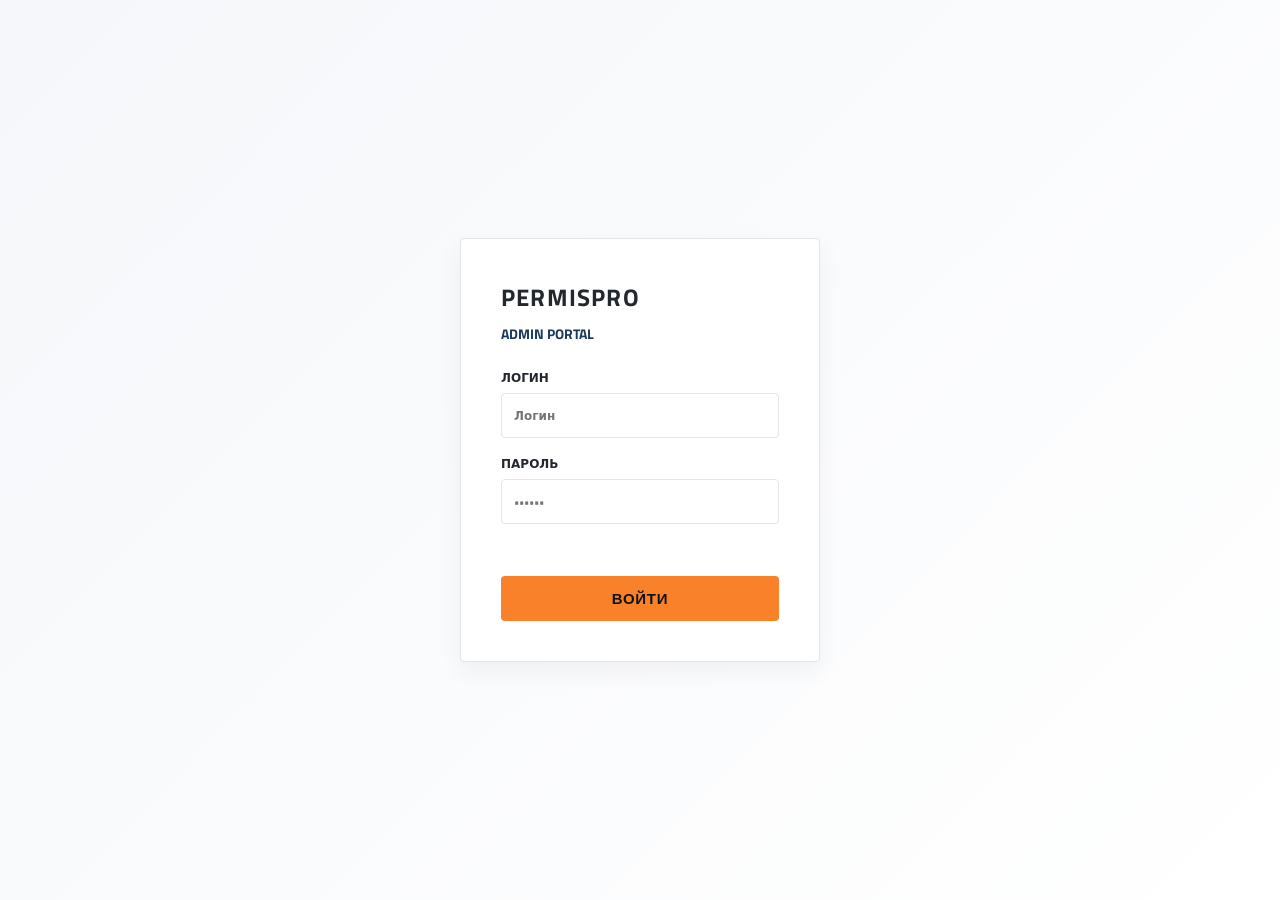
<file: admin/index.html>
<!DOCTYPE html>
<html lang="ru">
<head>
  <meta charset="UTF-8" />
  <meta name="viewport" content="width=device-width, initial-scale=1" />
  <title>PermisPro Admin · Navy &amp; Amber</title>
  <link href="https://fonts.googleapis.com/css2?family=Titillium+Web:wght@400;600;700&display=swap" rel="stylesheet" />
  <style>
    :root {
      --navy: #1B3A5C;
      --ink: #22282E;
      --muted: #6B7480;
      --amber: #F9812A;
      --amber-dark: #E96607;
      --bg: #F5F7FA;
      --line: #E2E5E9;
      --green: #2ecc71;
      --red: #e74c3c;
    }
    * { box-sizing: border-box; }
    body { 
      margin: 0; 
      font-family: "Titillium Web", system-ui, sans-serif; 
      background: var(--bg); 
      color: var(--muted); 
    }

    /* ---- login ---- */
    .login-wrap { display: flex; align-items: center; justify-content: center; min-height: 100vh; background: linear-gradient(135deg, #F5F7FA 0%, #FFFFFF 100%); }
    .login-card { background: #fff; border: 1px solid var(--line); border-radius: 4px; padding: 40px; width: 360px; box-shadow: 0 10px 25px rgba(0,0,0,0.05); }
    .login-card h1 { margin: 0 0 8px; font-size: 24px; color: var(--ink); text-transform: uppercase; letter-spacing: 0.05em; }
    .login-card p { color: var(--navy); margin: 0 0 24px; font-size: 14px; font-weight: 700; text-transform: uppercase; }
    .login-card label { font-size: 12px; font-weight: 700; display: block; margin-top: 16px; color: var(--ink); text-transform: uppercase; }
    .login-card input, .login-card select { border: 1px solid var(--line); border-radius: 4px; padding: 12px; font: inherit; width: 100%; margin-top: 6px; }
    .login-card button { margin-top: 24px; width: 100%; background: var(--amber); color: #111417; border: 0; border-radius: 4px; padding: 14px; cursor: pointer; font-weight: 700; font-size: 15px; text-transform: uppercase; letter-spacing: 0.05em; }
    .login-error { color: var(--red); font-size: 13px; margin-top: 10px; min-height: 18px; text-align: center; }

    /* ---- topbar ---- */
    .topbar { background: #fff; border-bottom: 1px solid var(--line); padding: 12px 24px; display: flex; gap: 16px; align-items: center; position: sticky; top: 0; z-index: 10; }
    .topbar strong { color: var(--navy); font-size: 20px; text-transform: uppercase; letter-spacing: 0.05em; }
    .role-badge { background: var(--ink); color: #fff; border-radius: 2px; padding: 4px 10px; font-size: 11px; font-weight: 700; text-transform: uppercase; }
    .topbar-right { margin-left: auto; display: flex; gap: 12px; align-items: center; }
    .topbar a { color: var(--muted); text-decoration: none; font-size: 13px; font-weight: 600; }
    .topbar a:hover { color: var(--navy); }
    .topbar button { background: var(--amber); color: #111417; border: 0; border-radius: 4px; padding: 8px 16px; cursor: pointer; font-weight: 700; text-transform: uppercase; font-size: 12px; }
    .topbar button.ghost { background: transparent; color: var(--navy); border: 1px solid var(--amber); }

    /* ---- layout ---- */
    main { max-width: 1200px; margin: 0 auto; padding: 24px; display: grid; gap: 24px; }
    .card { background: #fff; border: 1px solid var(--line); border-radius: 4px; padding: 24px; }
    .card h2 { margin: 0 0 16px; font-size: 16px; color: var(--ink); text-transform: uppercase; border-bottom: 2px solid var(--amber); display: inline-block; padding-bottom: 4px; }

    /* ---- metrics ---- */
    .metrics { display: grid; grid-template-columns: repeat(auto-fill, minmax(180px, 1fr)); gap: 16px; }
    .m { background: #F8F9FA; border: 1px solid var(--line); border-radius: 4px; padding: 20px; text-align: center; }
    .m b { display: block; font-size: 28px; color: var(--navy); line-height: 1; margin-bottom: 4px; }
    .m sup { font-size: 11px; color: var(--muted); font-weight: 700; text-transform: uppercase; }

    /* ---- tables ---- */
    table { width: 100%; border-collapse: collapse; font-size: 14px; }
    th, td { text-align: left; padding: 12px; border-bottom: 1px solid var(--line); }
    th { font-weight: 700; color: var(--ink); font-size: 12px; text-transform: uppercase; background: #F8F9FA; }
    tr:hover { background: #FAFAFA; }

    /* ---- buttons ---- */
    button, .btn { background: var(--amber); color: #111417; border: 0; border-radius: 4px; padding: 10px 18px; cursor: pointer; font-weight: 700; font-size: 13px; text-transform: uppercase; letter-spacing: 0.03em; }
    button.ghost { background: transparent; color: var(--navy); border: 1px solid var(--amber); }
    button.danger { background: var(--red); color: #fff; }
    button.green { background: var(--green); color: #fff; }

    .tabs { display: flex; gap: 8px; margin-bottom: 8px; }
    .tabs button { border-radius: 4px 4px 0 0; background: #E9ECEF; color: var(--muted); border-bottom: 2px solid transparent; }
    .tabs button.active { background: #fff; color: var(--navy); border: 1px solid var(--line); border-bottom: 2px solid var(--amber); }

    pre { background: #1E1E1E; color: #D4D4D4; padding: 16px; border-radius: 4px; font-size: 13px; overflow: auto; }

    .hidden { display: none !important; }
  </style>
</head>
<body>

<div id="loginView" class="login-wrap">
  <div class="login-card">
    <h1>PermisPro</h1>
    <p>Admin Portal</p>
    <label>Логин
      <input type="text" id="loginUser" placeholder="Логин" autocomplete="username" />
    </label>
    <label>Пароль
      <input type="password" id="loginPw" value="" placeholder="••••••" autocomplete="current-password" />
    </label>
    <div class="login-error" id="loginErr"></div>
    <button onclick="doLogin()">Войти</button>
  </div>
</div>

<div id="changePwView" class="login-wrap hidden">
  <div class="login-card">
    <h1>PermisPro</h1>
    <p>Смените пароль</p>
    <label>Новый пароль
      <input type="password" id="newPw" placeholder="Минимум 6 символов" autocomplete="new-password" />
    </label>
    <label>Повторите пароль
      <input type="password" id="newPw2" placeholder="Ещё раз" autocomplete="new-password" />
    </label>
    <div class="login-error" id="changePwErr"></div>
    <button onclick="doChangePassword()">Сохранить и войти</button>
  </div>
</div>

<div id="appView" class="hidden">
  <div class="topbar">
    <strong>PermisPro</strong>
    <span class="role-badge" id="roleBadge">Admin</span>
    <a href="/book" target="_blank">📅 КЛИЕНТСКАЯ СТРАНИЦА</a>
    <div class="topbar-right">
      <button class="ghost" onclick="loadAll()">Обновить</button>
      <button onclick="doLogout()">Выйти</button>
    </div>
  </div>

  <main>
    <div class="tabs" id="tabs"></div>

    <div id="adminPanel" class="hidden">
      <div class="card"><h2>Статистика</h2><div class="metrics" id="adminStats"></div></div>
      <div class="card" style="margin-top:24px"><h2>Загрузка по районам</h2><div id="adminSlots"></div></div>
    </div>

    <div id="instructorPanel" class="hidden">
      <div class="card">
        <h2>Мои слоты</h2>
        <div style="display:flex;gap:12px;margin-bottom:20px;align-items:center;">
          <input type="date" id="instructorDate" />
          <button onclick="loadMySlots()">Показать</button>
        </div>
        <div id="mySlots"></div>
      </div>
    </div>

    <div id="supervisorPanel" class="hidden">
      <div class="card">
        <h2>Аудит-лог</h2>
        <button onclick="loadAuditLog()">Загрузить логи</button>
        <pre id="auditLog" style="margin-top:16px">// ...</pre>
      </div>
    </div>
  </main>
</div>

<script>
const API = '';
let token = localStorage.getItem('db_token');
let user = JSON.parse(localStorage.getItem('db_user') || 'null');

// Robustly stringify an API error body: a plain "detail" string, or a
// Pydantic validation-error array ([{loc,msg,type}, ...]) — without this,
// rendering the array directly gives "[object Object]".
function errMessage(data, fallback) {
  if (data && typeof data.detail === 'string') return data.detail;
  if (data && Array.isArray(data.detail) && data.detail.length) return data.detail[0].msg || fallback;
  return fallback;
}

let pendingOldPw = null; // held in memory only until a forced password change completes

function doLogin() {
  const username = document.getElementById('loginUser').value.trim();
  const pw = document.getElementById('loginPw').value;
  const errEl = document.getElementById('loginErr');
  errEl.textContent = '';
  fetch(API + '/v1/auth/login', {
    method: 'POST',
    headers: { 'Content-Type': 'application/json' },
    body: JSON.stringify({ username, password: pw })
  }).then(r => r.json().then(j => ({ ok: r.ok, j })))
    .then(({ ok, j }) => {
      if (ok && j.token) {
        token = j.token; user = j.user;
        localStorage.setItem('db_token', token);
        localStorage.setItem('db_user', JSON.stringify(user));
        if (user.must_change_password) {
          pendingOldPw = pw;
          document.getElementById('loginView').classList.add('hidden');
          document.getElementById('changePwView').classList.remove('hidden');
        } else {
          enterApp();
        }
      } else {
        errEl.textContent = errMessage(j, 'Неверный логин или пароль');
      }
    })
    .catch(() => { errEl.textContent = 'Не удалось связаться с сервером'; });
}

function doChangePassword() {
  const newPw = document.getElementById('newPw').value;
  const newPw2 = document.getElementById('newPw2').value;
  const errEl = document.getElementById('changePwErr');
  errEl.textContent = '';
  if (newPw.length < 6) { errEl.textContent = 'Минимум 6 символов'; return; }
  if (newPw !== newPw2) { errEl.textContent = 'Пароли не совпадают'; return; }
  fetch(API + '/v1/auth/change-password', {
    method: 'POST',
    headers: { 'Content-Type': 'application/json', 'Authorization': 'Bearer ' + token },
    body: JSON.stringify({ old_password: pendingOldPw, new_password: newPw })
  }).then(r => r.json().then(j => ({ ok: r.ok, j })))
    .then(({ ok, j }) => {
      if (ok && j.ok) {
        pendingOldPw = null;
        user.must_change_password = false;
        localStorage.setItem('db_user', JSON.stringify(user));
        document.getElementById('changePwView').classList.add('hidden');
        enterApp();
      } else {
        errEl.textContent = errMessage(j, 'Не удалось изменить пароль');
      }
    })
    .catch(() => { errEl.textContent = 'Не удалось связаться с сервером'; });
}

function doLogout() {
  token = user = null;
  localStorage.clear();
  location.reload();
}

function enterApp() {
  document.getElementById('loginView').classList.add('hidden');
  document.getElementById('appView').classList.remove('hidden');
  document.getElementById('roleBadge').textContent = user.role;
  
  const tabs = document.getElementById('tabs');
  tabs.innerHTML = '';
  ['admin', 'instructor', 'supervisor'].forEach(r => {
    if (user.role === 'admin' || user.role === r) {
      const b = document.createElement('button');
      b.textContent = r;
      b.onclick = () => {
        document.querySelectorAll('.tabs button').forEach(x => x.classList.remove('active'));
        b.classList.add('active');
        showPanel(r);
      };
      if (user.role === r) b.classList.add('active');
      tabs.appendChild(b);
    }
  });
  showPanel(user.role);
  if (user.role === 'instructor') document.getElementById('instructorDate').value = new Date().toISOString().split('T')[0];
  loadAll();
}

function showPanel(r) {
  ['adminPanel', 'instructorPanel', 'supervisorPanel'].forEach(p => document.getElementById(p).classList.add('hidden'));
  document.getElementById(r + 'Panel').classList.remove('hidden');
}

async function loadAll() {
  if (!token) return;
  if (user.role === 'admin') loadAdminDashboard();
  if (user.role === 'instructor') loadMySlots();
}

async function loadAdminDashboard() {
  const res = await fetch(API + '/v1/admin/dashboard', { headers: { 'Authorization': 'Bearer ' + token } });
  const j = await res.json();
  const s = j.stats;
  document.getElementById('adminStats').innerHTML = `
    <div class="m"><b>${s.instructors}</b><sup>Инструкторов</sup></div>
    <div class="m"><b>${s.open_slots}</b><sup>Свободно</sup></div>
    <div class="m"><b>${s.booked_slots}</b><sup>Занято</sup></div>
    <div class="m"><b>${s.bookings_total}</b><sup>Всего броней</sup></div>
  `;
  const loads = j.slot_load || [];
  document.getElementById('adminSlots').innerHTML = `<table><thead><tr><th>Район</th><th>Всего</th><th>Занято</th></tr></thead>
    <tbody>${loads.map(r => `<tr><td>${r.district}</td><td>${r.total}</td><td>${r.booked}</td></tr>`).join('')}</tbody></table>`;
}

async function loadMySlots() {
  const date = document.getElementById('instructorDate').value;
  const res = await fetch(API + `/v1/instructors/${user.instructor_id}/slots?from=${date}T00:00:00&to=${date}T23:59:59`, { headers: { 'Authorization': 'Bearer ' + token } });
  const j = await res.json();
  document.getElementById('mySlots').innerHTML = j.items.map(s => `<div>${s.starts_at.split('T')[1].slice(0,5)} - ${s.status}</div>`).join('') || 'Нет слотов';
}

async function loadAuditLog() {
  const res = await fetch(API + '/v1/admin/audit-log', { headers: { 'Authorization': 'Bearer ' + token } });
  const j = await res.json();
  document.getElementById('auditLog').textContent = JSON.stringify(j, null, 2);
}

if (token && user && user.must_change_password) {
  // Page was reloaded mid forced-password-change — the old password we
  // needed to complete it only ever lived in memory. Re-authenticate.
  token = user = null;
  localStorage.clear();
}
if (token) enterApp(); else document.getElementById('loginView').classList.remove('hidden');
</script>
</body>
</html>
</file>
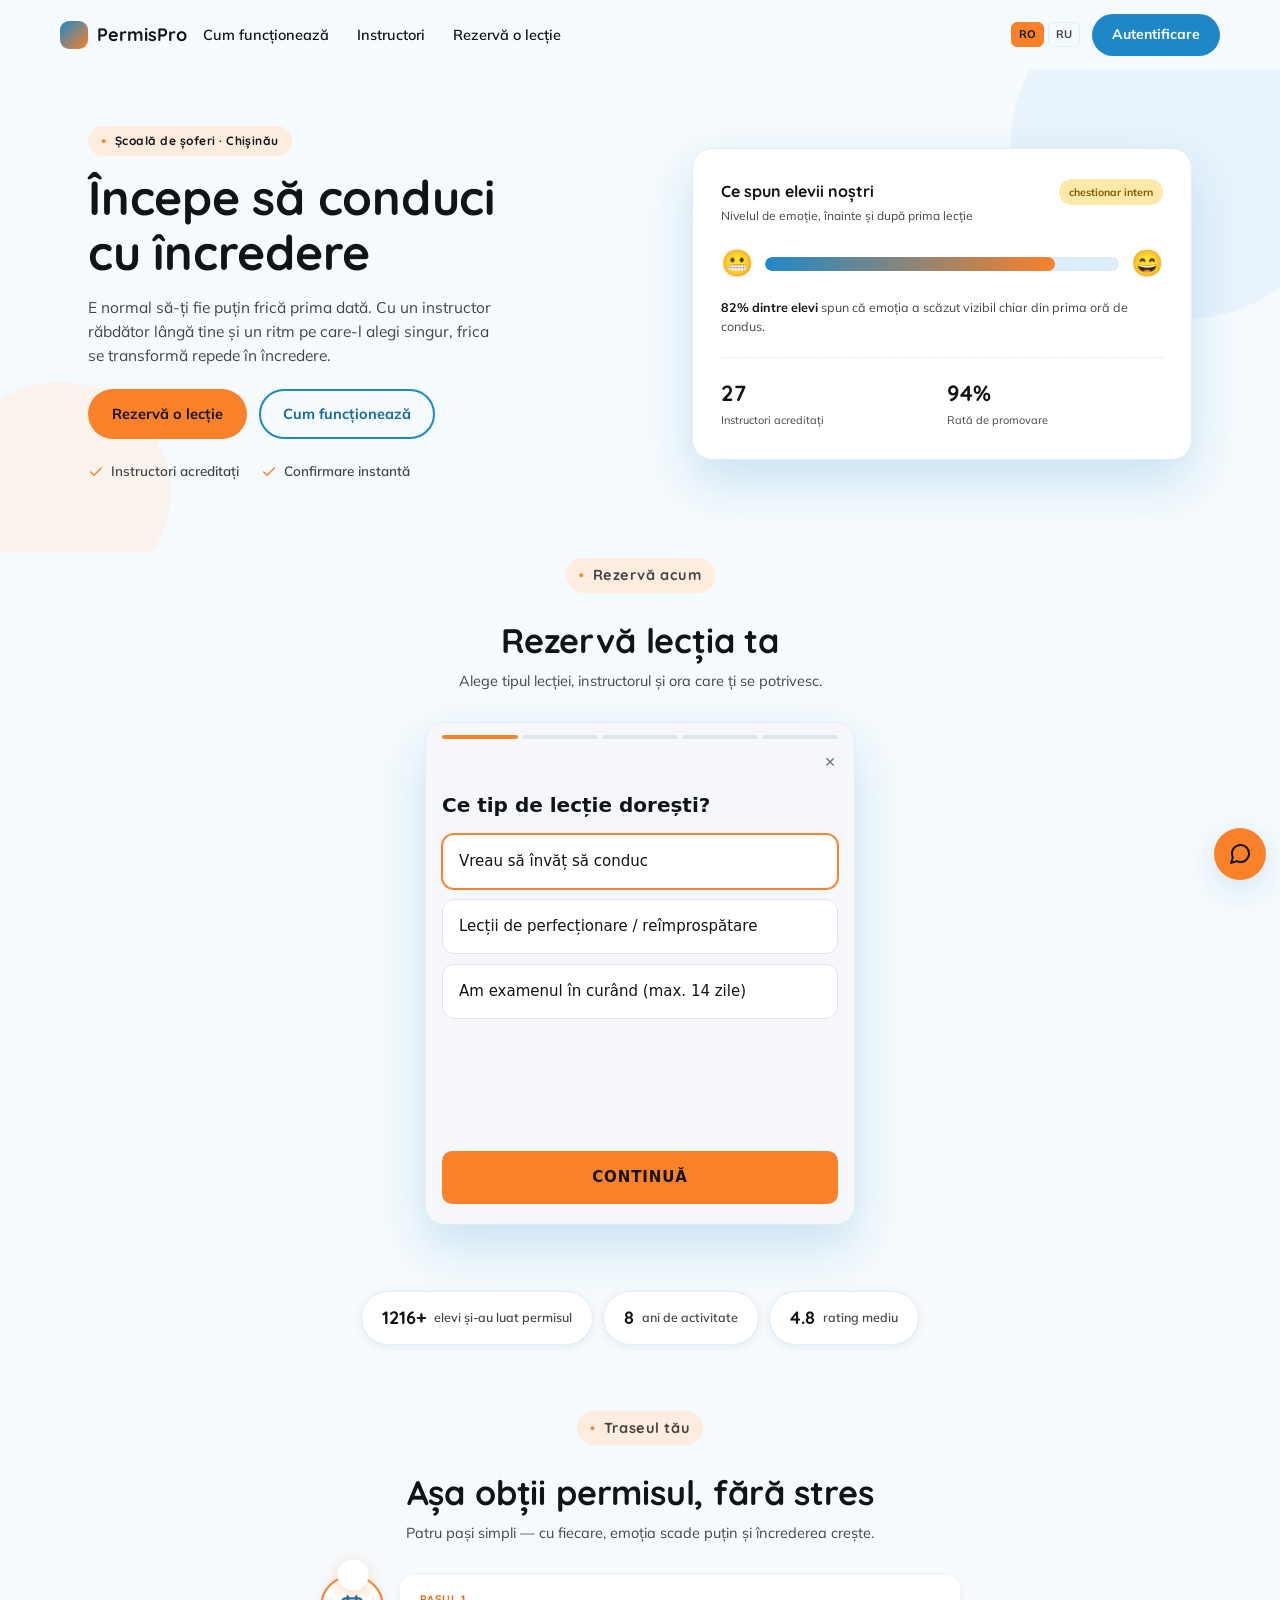
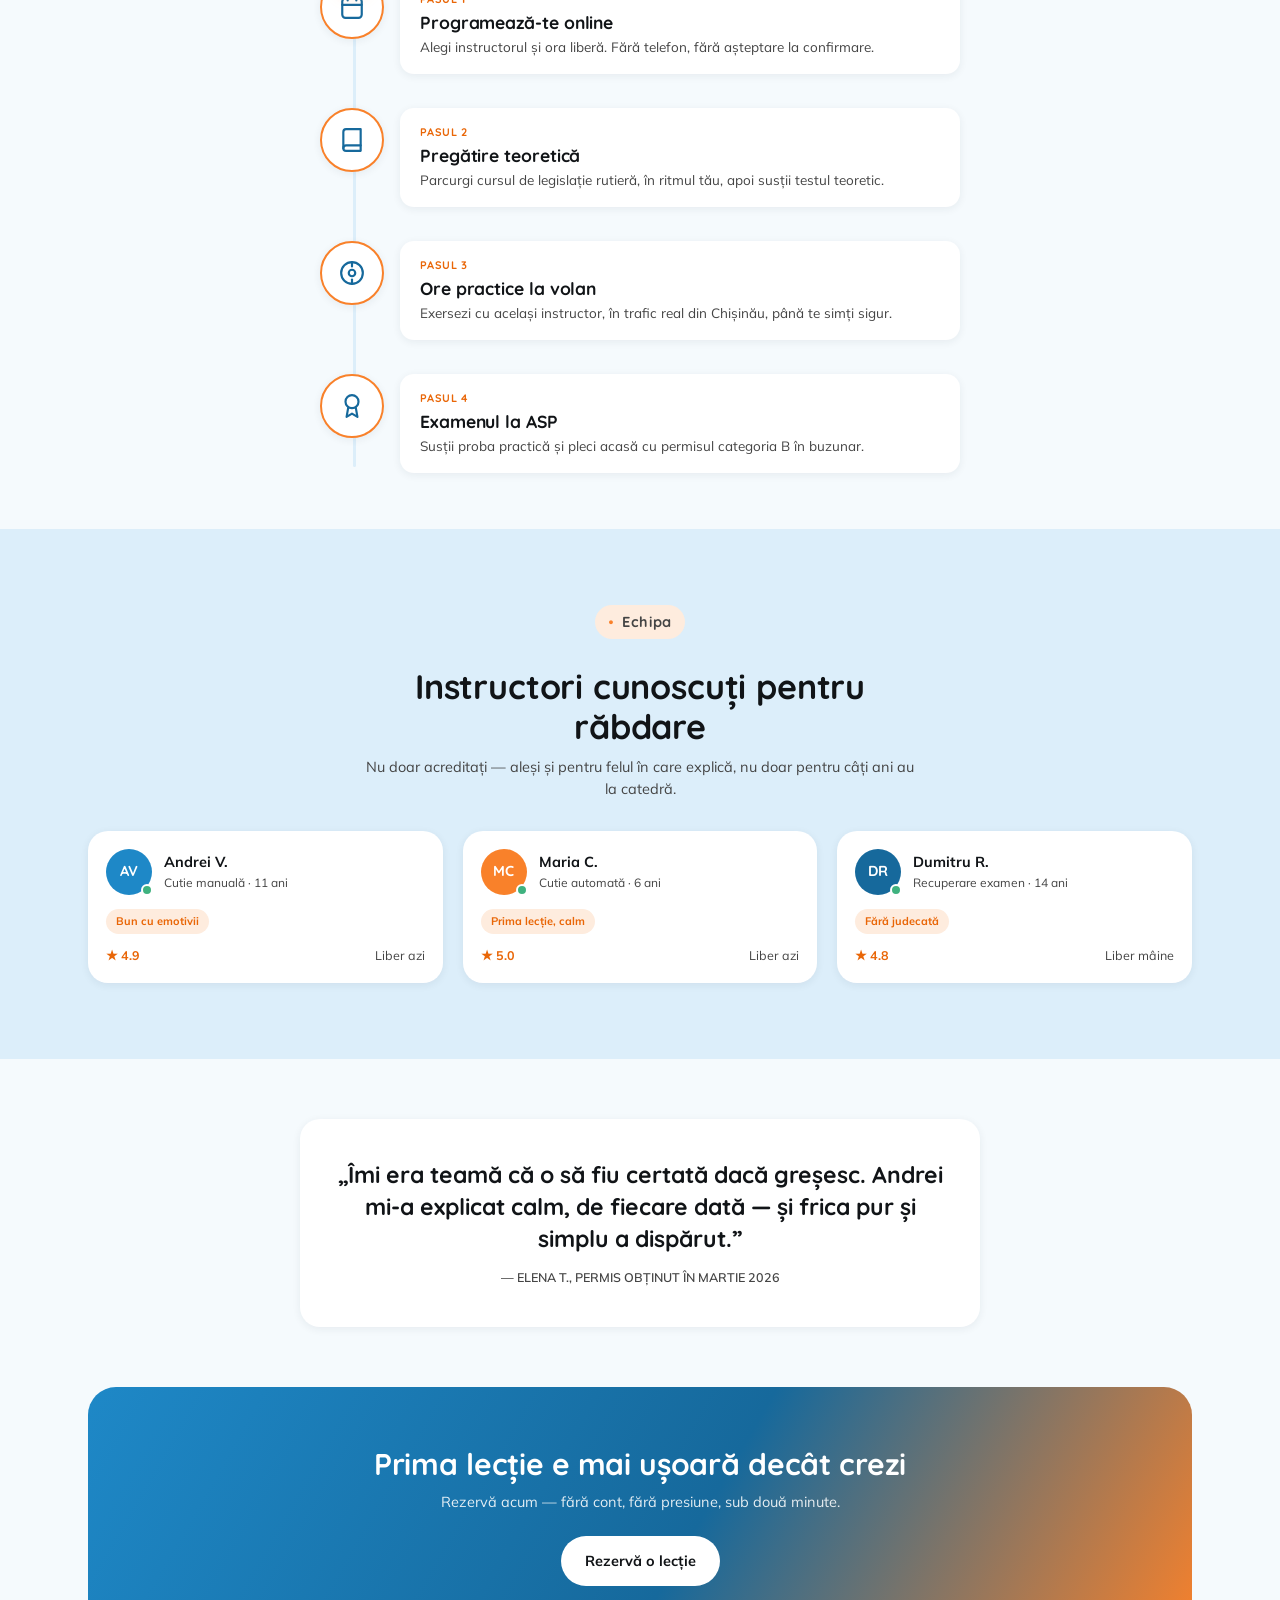
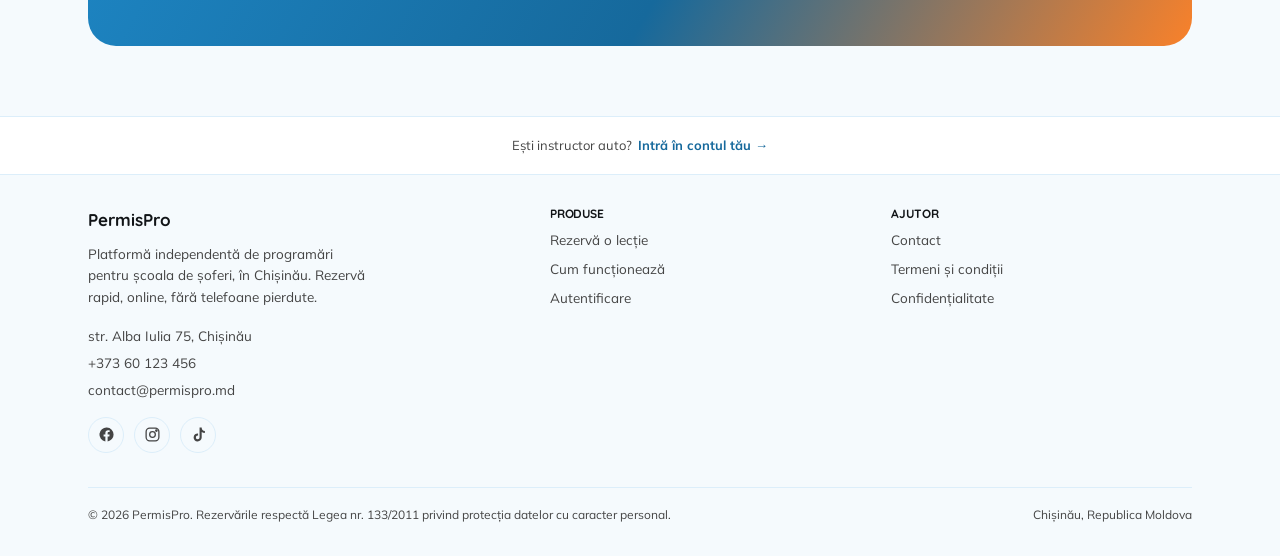
<file: landing/index.html>
<!DOCTYPE html>
<html lang="ro">
<head>
<meta charset="UTF-8" />
<meta name="viewport" content="width=device-width, initial-scale=1" />
<title>PermisPro — Școală de șoferi · Chișinău</title>
<meta name="description" content="Rezervă online lecții de conducere în Chișinău. Instructori acreditați, confirmare instantă." />
<meta name="robots" content="noai, noimageai" />
<link rel="preconnect" href="https://fonts.googleapis.com" />
<link rel="preconnect" href="https://fonts.gstatic.com" crossorigin />
<link href="https://fonts.googleapis.com/css2?family=Quicksand:wght@600;700&family=Mulish:wght@400;500;600;700&display=swap" rel="stylesheet" />
<link rel="stylesheet" href="/widget/widget.css?v=3.3" />
<link rel="stylesheet" href="/landing/tokens-sky.css" />
<link rel="stylesheet" href="/landing/landing.css" />
</head>
<body>

<div class="nav-backdrop" id="navBackdrop"></div>

<nav class="nav">
  <div class="container nav-inner">
    <div class="logo"><span class="logo-mark" aria-hidden="true"></span>PermisPro</div>

    <div class="nav-links-desktop">
      <a href="#pasi" data-i18n="nav_how">Cum funcționează</a>
      <a href="#instructori" data-i18n="nav_instructors">Instructori</a>
      <a href="#rezerva" data-i18n="nav_book">Rezervă o lecție</a>
    </div>

    <div class="nav-right">
      <div class="nav-lang">
        <button type="button" data-lang="ro" class="active">RO</button>
        <button type="button" data-lang="ru">RU</button>
      </div>
      <a class="nav-cta-desktop" href="/admin" data-i18n="login_label">Autentificare</a>
      <button class="nav-toggle" id="navToggle" aria-label="Deschide meniul" aria-expanded="false">
        <span></span><span></span><span></span>
      </button>
    </div>
  </div>
</nav>

<button class="nav-close" id="navClose" aria-label="Închide meniul">
  <svg viewBox="0 0 24 24" fill="none" stroke-width="2" stroke-linecap="round"><line x1="18" y1="6" x2="6" y2="18"/><line x1="6" y1="6" x2="18" y2="18"/></svg>
</button>
<div class="nav-links" id="navLinks">
  <a href="#pasi" data-i18n="nav_how">Cum funcționează</a>
  <a href="#instructori" data-i18n="nav_instructors">Instructori</a>
  <a href="#rezerva" data-i18n="nav_book">Rezervă o lecție</a>
  <div class="nav-lang">
    <button type="button" data-lang="ro" class="active">RO</button>
    <button type="button" data-lang="ru">RU</button>
  </div>
  <a class="btn btn-primary nav-cta-mobile" href="/admin" data-i18n="login_label">Autentificare</a>
</div>

<header class="hero">
  <div class="blob blob-1" aria-hidden="true"></div>
  <div class="blob blob-2" aria-hidden="true"></div>
  <div class="container hero-grid">
    <div>
      <p class="eyebrow" data-i18n="hero_eyebrow">Școală de șoferi · Chișinău</p>
      <h1 data-i18n="hero_title">Începe să conduci cu încredere</h1>
      <p class="lead" data-i18n="hero_lead">E normal să-ți fie puțin frică prima dată. Cu un instructor răbdător lângă tine și un ritm pe care-l alegi singur, frica se transformă repede în încredere.</p>
      <div class="hero-ctas">
        <a href="#rezerva" class="btn btn-primary" data-i18n="hero_cta1">Rezervă o lecție</a>
        <a href="#pasi" class="btn btn-ghost" data-i18n="hero_cta2">Cum funcționează</a>
      </div>
      <div class="trust-row">
        <span class="trust-item"><svg viewBox="0 0 24 24" fill="none" stroke-width="2" stroke-linecap="round"><path d="M20 6 9 17l-5-5"/></svg><span data-i18n="trust1">Instructori acreditați</span></span>
        <span class="trust-item"><svg viewBox="0 0 24 24" fill="none" stroke-width="2" stroke-linecap="round"><path d="M20 6 9 17l-5-5"/></svg><span data-i18n="trust2">Confirmare instantă</span></span>
      </div>
    </div>

    <div class="confidence-card">
      <div class="cc-top">
        <div>
          <div class="cc-title" data-i18n="cc_title">Ce spun elevii noștri</div>
          <div class="cc-sub" data-i18n="cc_sub">Nivelul de emoție, înainte și după prima lecție</div>
        </div>
        <span class="cc-badge" data-i18n="cc_badge">chestionar intern</span>
      </div>
      <div class="meter-row">
        <span class="meter-face">😬</span>
        <div class="meter-track"><div class="meter-fill" id="meterFill"></div></div>
        <span class="meter-face">😄</span>
      </div>
      <p class="meter-caption" data-i18n-html="cc_caption"><strong>82% dintre elevi</strong> spun că emoția a scăzut vizibil chiar din prima oră de condus.</p>
      <div class="cc-stats">
        <div class="cc-stat"><div class="num" data-count="27">0</div><div class="lbl" data-i18n="cc_stat1_lbl">Instructori acreditați</div></div>
        <div class="cc-stat"><div class="num" data-count="94" data-suffix="%">0%</div><div class="lbl" data-i18n="cc_stat2_lbl">Rată de promovare</div></div>
      </div>
    </div>
  </div>
</header>

<section class="widget-section" id="rezerva">
  <div class="container">
    <div class="section-head">
      <p class="eyebrow" style="margin:0 auto 14px;" data-i18n="widget_eyebrow">Rezervă acum</p>
      <h2 data-i18n="widget_title">Rezervă lecția ta</h2>
      <p data-i18n="widget_sub">Alege tipul lecției, instructorul și ora care ți se potrivesc.</p>
    </div>
    <div class="widget-frame" id="widgetMount"></div>
  </div>
</section>

<section class="stats">
  <div class="container stats-grid">
    <div class="stat-pill"><span class="num" data-count="1240" data-suffix="+">0</span><span class="lbl" data-i18n="stat1_lbl">elevi și-au luat permisul</span></div>
    <div class="stat-pill"><span class="num" data-count="8">0</span><span class="lbl" data-i18n="stat2_lbl">ani de activitate</span></div>
    <div class="stat-pill"><span class="num" data-count="4.9" data-decimal="1">0</span><span class="lbl" data-i18n="stat3_lbl">rating mediu</span></div>
  </div>
</section>

<section class="process" id="pasi">
  <div class="container">
    <div class="section-head">
      <p class="eyebrow" style="margin:0 auto 14px;" data-i18n="process_eyebrow">Traseul tău</p>
      <h2 data-i18n="process_title">Așa obții permisul, fără stres</h2>
      <p data-i18n="process_sub">Patru pași simpli — cu fiecare, emoția scade puțin și încrederea crește.</p>
    </div>
    <div class="road-wrap" id="roadWrap">
      <div class="road-line" aria-hidden="true"></div>
      <div class="road-fill" id="roadFill" aria-hidden="true"></div>
      <svg class="car-marker" id="carMarker" viewBox="0 0 24 24" fill="none" aria-hidden="true">
        <circle cx="12" cy="12" r="11" fill="#fff"/>
        <text x="12" y="16.5" text-anchor="middle" font-size="13">🚗</text>
      </svg>
      <ol class="steps">
        <li class="step">
          <span class="step-icon"><svg viewBox="0 0 24 24" fill="none" stroke-width="2" stroke-linecap="round" stroke-linejoin="round"><rect x="3" y="4" width="18" height="18" rx="3"/><line x1="16" y1="2" x2="16" y2="6"/><line x1="8" y1="2" x2="8" y2="6"/><line x1="3" y1="10" x2="21" y2="10"/></svg></span>
          <div class="step-body"><div class="step-eyebrow" data-i18n="step1_eyebrow">PASUL 1</div><h3 data-i18n="step1_title">Programează-te online</h3><p data-i18n="step1_text">Alegi instructorul și ora liberă. Fără telefon, fără așteptare la confirmare.</p></div>
        </li>
        <li class="step">
          <span class="step-icon"><svg viewBox="0 0 24 24" fill="none" stroke-width="2" stroke-linecap="round" stroke-linejoin="round"><path d="M4 19.5A2.5 2.5 0 0 1 6.5 17H20"/><path d="M6.5 2H20v20H6.5A2.5 2.5 0 0 1 4 19.5v-15A2.5 2.5 0 0 1 6.5 2z"/></svg></span>
          <div class="step-body"><div class="step-eyebrow" data-i18n="step2_eyebrow">PASUL 2</div><h3 data-i18n="step2_title">Pregătire teoretică</h3><p data-i18n="step2_text">Parcurgi cursul de legislație rutieră, în ritmul tău, apoi susții testul teoretic.</p></div>
        </li>
        <li class="step">
          <span class="step-icon"><svg viewBox="0 0 24 24" fill="none" stroke-width="2" stroke-linecap="round" stroke-linejoin="round"><circle cx="12" cy="12" r="10"/><circle cx="12" cy="12" r="3"/><line x1="12" y1="2" x2="12" y2="6"/><line x1="12" y1="18" x2="12" y2="22"/></svg></span>
          <div class="step-body"><div class="step-eyebrow" data-i18n="step3_eyebrow">PASUL 3</div><h3 data-i18n="step3_title">Ore practice la volan</h3><p data-i18n="step3_text">Exersezi cu același instructor, în trafic real din Chișinău, până te simți sigur.</p></div>
        </li>
        <li class="step">
          <span class="step-icon"><svg viewBox="0 0 24 24" fill="none" stroke-width="2" stroke-linecap="round" stroke-linejoin="round"><circle cx="12" cy="8" r="6"/><path d="M8.5 13.5 7 22l5-3 5 3-1.5-8.5"/></svg></span>
          <div class="step-body"><div class="step-eyebrow" data-i18n="step4_eyebrow">PASUL 4</div><h3 data-i18n="step4_title">Examenul la ASP</h3><p data-i18n="step4_text">Susții proba practică și pleci acasă cu permisul categoria B în buzunar.</p></div>
        </li>
      </ol>
    </div>
  </div>
</section>

<section class="instructors" id="instructori">
  <div class="container">
    <div class="section-head">
      <p class="eyebrow" style="margin:0 auto 14px;" data-i18n="inst_eyebrow">Echipa</p>
      <h2 data-i18n="inst_title">Instructori cunoscuți pentru răbdare</h2>
      <p data-i18n="inst_sub">Nu doar acreditați — aleși și pentru felul în care explică, nu doar pentru câți ani au la catedră.</p>
    </div>
    <div class="inst-grid">
      <div class="inst-card">
        <div class="inst-top"><span class="avatar" style="background:var(--c-primary)">AV<span class="avail"></span></span><div><div class="inst-name">Andrei V.</div><div class="inst-role" data-i18n="inst1_role">Cutie manuală · 11 ani</div></div></div>
        <span class="inst-tag" data-i18n="inst1_tag">Bun cu emotivii</span>
        <div class="inst-meta"><span class="stars">★ 4.9</span><span data-i18n="inst_today">Liber azi</span></div>
      </div>
      <div class="inst-card">
        <div class="inst-top"><span class="avatar" style="background:var(--c-accent)">MC<span class="avail"></span></span><div><div class="inst-name">Maria C.</div><div class="inst-role" data-i18n="inst2_role">Cutie automată · 6 ani</div></div></div>
        <span class="inst-tag" data-i18n="inst2_tag">Prima lecție, calm</span>
        <div class="inst-meta"><span class="stars">★ 5.0</span><span data-i18n="inst_today">Liber azi</span></div>
      </div>
      <div class="inst-card">
        <div class="inst-top"><span class="avatar" style="background:var(--c-primary-dark)">DR<span class="avail"></span></span><div><div class="inst-name">Dumitru R.</div><div class="inst-role" data-i18n="inst3_role">Recuperare examen · 14 ani</div></div></div>
        <span class="inst-tag" data-i18n="inst3_tag">Fără judecată</span>
        <div class="inst-meta"><span class="stars">★ 4.8</span><span data-i18n="inst_tomorrow">Liber mâine</span></div>
      </div>
    </div>
  </div>
</section>

<section class="testimonial">
  <div class="container">
    <div class="t-card">
      <p class="t-quote" data-i18n="t_quote">„Îmi era teamă că o să fiu certată dacă greșesc. Andrei mi-a explicat calm, de fiecare dată — și frica pur și simplu a dispărut.”</p>
      <p class="t-who" data-i18n="t_who">— ELENA T., PERMIS OBȚINUT ÎN MARTIE 2026</p>
    </div>
  </div>
</section>

<section class="cta-band">
  <h2 data-i18n="cta_title">Prima lecție e mai ușoară decât crezi</h2>
  <p data-i18n="cta_sub">Rezervă acum — fără cont, fără presiune, sub două minute.</p>
  <a href="#rezerva" class="btn btn-primary" data-i18n="cta_btn">Rezervă o lecție</a>
</section>

<div class="instructor-bar" data-i18n-html="instructor_bar">
  Ești instructor auto?<a href="/admin">Intră în contul tău →</a>
</div>

<footer id="footer-contact">
  <div class="container">
    <div class="foot-grid">
      <div>
        <div class="foot-logo">PermisPro</div>
        <p class="foot-desc" data-i18n="foot_desc">Platformă independentă de programări pentru școala de șoferi, în Chișinău. Rezervă rapid, online, fără telefoane pierdute.</p>
        <div class="foot-contact">str. Alba Iulia 75, Chișinău<br>+373 60 123 456<br>contact@permispro.md</div>
        <div class="foot-social">
          <a href="https://facebook.com/permispro.md" target="_blank" rel="noopener" aria-label="Facebook"><svg viewBox="0 0 24 24" fill="currentColor"><path d="M22 12a10 10 0 1 0-11.6 9.9v-7H7.9V12h2.5V9.8c0-2.5 1.5-3.9 3.8-3.9 1.1 0 2.2.2 2.2.2v2.4h-1.2c-1.2 0-1.6.8-1.6 1.6V12h2.8l-.4 2.9h-2.4v7A10 10 0 0 0 22 12z"/></svg></a>
          <a href="https://instagram.com/permispro.md" target="_blank" rel="noopener" aria-label="Instagram"><svg viewBox="0 0 24 24" fill="none" stroke="currentColor" stroke-width="1.8"><rect x="3" y="3" width="18" height="18" rx="5"/><circle cx="12" cy="12" r="4"/><circle cx="17.5" cy="6.5" r="1"/></svg></a>
          <a href="https://tiktok.com/@permispro.md" target="_blank" rel="noopener" aria-label="TikTok"><svg viewBox="0 0 24 24" fill="currentColor"><path d="M16.5 2h-3v14.2a2.6 2.6 0 1 1-2.1-2.6v-3.1a5.7 5.7 0 1 0 5.1 5.7V8.4a7.6 7.6 0 0 0 4.5 1.5v-3a4.6 4.6 0 0 1-4.5-4.5V2z"/></svg></a>
        </div>
      </div>
      <div class="foot-col">
        <h4 data-i18n="foot_products">PRODUSE</h4>
        <a href="#rezerva" data-i18n="link_book">Rezervă o lecție</a>
        <a href="#pasi" data-i18n="link_how">Cum funcționează</a>
        <a href="/admin" data-i18n="link_login">Autentificare</a>
      </div>
      <div class="foot-col">
        <h4 data-i18n="foot_help">AJUTOR</h4>
        <a href="#footer-contact" data-i18n="link_contact">Contact</a>
        <a href="#footer-contact" data-i18n="link_terms">Termeni și condiții</a>
        <a href="#footer-contact" data-i18n="link_privacy">Confidențialitate</a>
      </div>
    </div>
    <div class="foot-bottom">
      <span data-i18n="foot_legal">© 2026 PermisPro. Rezervările respectă Legea nr. 133/2011 privind protecția datelor cu caracter personal.</span>
      <span>Chișinău, Republica Moldova</span>
    </div>
  </div>
</footer>

<div class="mobile-tap-bar">
  <a href="#rezerva" class="btn btn-primary" data-i18n="hero_cta1">Rezervă o lecție</a>
</div>

<div class="fab-wrap" id="fabWrap">
  <div class="fab-menu">
    <a class="fab-tg" href="https://t.me/permispro" target="_blank" rel="noopener" title="Telegram">
      <svg viewBox="0 0 24 24" fill="currentColor"><path d="M21.05 3.35 2.7 10.53c-1.24.5-1.23 1.19-.23 1.5l4.7 1.47 10.9-6.87c.52-.32.99-.14.6.21L9.9 14.5l-.35 4.94c.5 0 .72-.23.99-.5l2.38-2.3 4.94 3.65c.91.5 1.56.24 1.79-.84l3.24-15.28c.33-1.32-.5-1.92-1.84-1.42z"/></svg>
    </a>
    <a class="fab-wa" href="https://wa.me/37360123456" target="_blank" rel="noopener" title="WhatsApp">
      <svg viewBox="0 0 24 24" fill="currentColor"><path d="M12 2a10 10 0 0 0-8.6 15.1L2 22l5.1-1.3A10 10 0 1 0 12 2zm5.5 12.4c-.2.7-1.4 1.3-1.9 1.4-.5.1-1.1.1-1.8-.1-.4-.1-.9-.3-1.6-.6-2.8-1.3-4.7-4.1-4.8-4.3-.1-.2-1.1-1.6-1.1-3s.7-2.1 1-2.4c.3-.3.6-.4.8-.4h.6c.2 0 .5-.1.7.5.2.6.9 2 .9 2.2.1.1.1.3 0 .5-.1.2-.2.3-.3.5-.1.1-.3.4-.4.5-.1.1-.3.3-.1.6.2.3.8 1.3 1.7 2.1 1.1 1 2.1 1.3 2.4 1.5.2.1.4.1.6-.1.2-.2.8-.8 1-1.1.2-.3.4-.2.7-.1.3.1 1.7.8 2 .9.1.1.1.4-.1.6z"/></svg>
    </a>
    <a class="fab-vb" href="viber://chat?number=%2B37360123456" title="Viber">
      <svg viewBox="0 0 24 24" fill="currentColor"><path d="M12 2C6.5 2 3 5 3 9.5c0 2.6 1.4 4.9 3.7 6.4l-.6 3.4 3.6-1.9c.7.1 1.5.2 2.3.2 5.5 0 9-3 9-7.6S17.5 2 12 2z"/></svg>
    </a>
  </div>
  <button type="button" class="fab-main" id="fabToggle" aria-label="Contact">
    <svg viewBox="0 0 24 24" fill="none" stroke="currentColor" stroke-width="2" stroke-linecap="round" stroke-linejoin="round"><path d="M21 11.5a8.38 8.38 0 0 1-.9 3.8 8.5 8.5 0 0 1-7.6 4.7 8.38 8.38 0 0 1-3.8-.9L3 21l1.9-5.7a8.38 8.38 0 0 1-.9-3.8 8.5 8.5 0 0 1 4.7-7.6 8.38 8.38 0 0 1 3.8-.9h.5a8.48 8.48 0 0 1 8 8v.5z"/></svg>
  </button>
</div>

<script src="/widget/widget.js?v=3.3"></script>
<script>
(function () {
  var STR = {
    ro: {
      nav_how: "Cum funcționează", nav_instructors: "Instructori", nav_book: "Rezervă o lecție",
      login_label: "Autentificare",
      hero_eyebrow: "Școală de șoferi · Chișinău",
      hero_title: "Începe să conduci cu încredere",
      hero_lead: "E normal să-ți fie puțin frică prima dată. Cu un instructor răbdător lângă tine și un ritm pe care-l alegi singur, frica se transformă repede în încredere.",
      hero_cta1: "Rezervă o lecție", hero_cta2: "Cum funcționează",
      trust1: "Instructori acreditați", trust2: "Confirmare instantă",
      cc_title: "Ce spun elevii noștri",
      cc_sub: "Nivelul de emoție, înainte și după prima lecție",
      cc_badge: "chestionar intern",
      cc_caption: "<strong>82% dintre elevi</strong> spun că emoția a scăzut vizibil chiar din prima oră de condus.",
      cc_stat1_lbl: "Instructori acreditați", cc_stat2_lbl: "Rată de promovare",
      widget_eyebrow: "Rezervă acum",
      widget_title: "Rezervă lecția ta",
      widget_sub: "Alege tipul lecției, instructorul și ora care ți se potrivesc.",
      stat1_lbl: "elevi și-au luat permisul", stat2_lbl: "ani de activitate", stat3_lbl: "rating mediu",
      process_eyebrow: "Traseul tău",
      process_title: "Așa obții permisul, fără stres",
      process_sub: "Patru pași simpli — cu fiecare, emoția scade puțin și încrederea crește.",
      step1_eyebrow: "PASUL 1", step1_title: "Programează-te online", step1_text: "Alegi instructorul și ora liberă. Fără telefon, fără așteptare la confirmare.",
      step2_eyebrow: "PASUL 2", step2_title: "Pregătire teoretică", step2_text: "Parcurgi cursul de legislație rutieră, în ritmul tău, apoi susții testul teoretic.",
      step3_eyebrow: "PASUL 3", step3_title: "Ore practice la volan", step3_text: "Exersezi cu același instructor, în trafic real din Chișinău, până te simți sigur.",
      step4_eyebrow: "PASUL 4", step4_title: "Examenul la ASP", step4_text: "Susții proba practică și pleci acasă cu permisul categoria B în buzunar.",
      inst_eyebrow: "Echipa",
      inst_title: "Instructori cunoscuți pentru răbdare",
      inst_sub: "Nu doar acreditați — aleși și pentru felul în care explică, nu doar pentru câți ani au la catedră.",
      inst1_role: "Cutie manuală · 11 ani", inst1_tag: "Bun cu emotivii",
      inst2_role: "Cutie automată · 6 ani", inst2_tag: "Prima lecție, calm",
      inst3_role: "Recuperare examen · 14 ani", inst3_tag: "Fără judecată",
      inst_today: "Liber azi", inst_tomorrow: "Liber mâine",
      t_quote: "„Îmi era teamă că o să fiu certată dacă greșesc. Andrei mi-a explicat calm, de fiecare dată — și frica pur și simplu a dispărut.”",
      t_who: "— ELENA T., PERMIS OBȚINUT ÎN MARTIE 2026",
      cta_title: "Prima lecție e mai ușoară decât crezi",
      cta_sub: "Rezervă acum — fără cont, fără presiune, sub două minute.",
      cta_btn: "Rezervă o lecție",
      instructor_bar: 'Ești instructor auto?<a href="/admin">Intră în contul tău →</a>',
      foot_desc: "Platformă independentă de programări pentru școala de șoferi, în Chișinău. Rezervă rapid, online, fără telefoane pierdute.",
      foot_products: "PRODUSE", foot_help: "AJUTOR",
      link_book: "Rezervă o lecție", link_how: "Cum funcționează", link_login: "Autentificare",
      link_contact: "Contact", link_terms: "Termeni și condiții", link_privacy: "Confidențialitate",
      foot_legal: "© 2026 PermisPro. Rezervările respectă Legea nr. 133/2011 privind protecția datelor cu caracter personal."
    },
    ru: {
      nav_how: "Как это работает", nav_instructors: "Инструкторы", nav_book: "Забронировать урок",
      login_label: "Войти",
      hero_eyebrow: "Автошкола · Кишинёв",
      hero_title: "Начни водить уверенно",
      hero_lead: "Это нормально — немного бояться в первый раз. С терпеливым инструктором рядом и темпом, который выбираешь сам, страх быстро превращается в уверенность.",
      hero_cta1: "Забронировать урок", hero_cta2: "Как это работает",
      trust1: "Аккредитованные инструкторы", trust2: "Мгновенное подтверждение",
      cc_title: "Что говорят наши ученики",
      cc_sub: "Уровень тревоги до и после первого урока",
      cc_badge: "внутренний опрос",
      cc_caption: "<strong>82% учеников</strong> говорят, что тревога заметно снизилась уже после первого часа за рулём.",
      cc_stat1_lbl: "Аккредитованных инструкторов", cc_stat2_lbl: "Процент сдачи экзамена",
      widget_eyebrow: "Забронируй сейчас",
      widget_title: "Забронируй урок",
      widget_sub: "Выбери тип занятия, инструктора и удобное время.",
      stat1_lbl: "учеников получили права", stat2_lbl: "лет работы", stat3_lbl: "средний рейтинг",
      process_eyebrow: "Твой путь",
      process_title: "Вот как получить права без стресса",
      process_sub: "Четыре простых шага — с каждым тревога чуть снижается, а уверенность растёт.",
      step1_eyebrow: "ШАГ 1", step1_title: "Запишись онлайн", step1_text: "Выбираешь инструктора и свободное время. Без звонков, без ожидания подтверждения.",
      step2_eyebrow: "ШАГ 2", step2_title: "Теоретическая подготовка", step2_text: "Проходишь курс ПДД в своём темпе, затем сдаёшь теоретический экзамен.",
      step3_eyebrow: "ШАГ 3", step3_title: "Практика за рулём", step3_text: "Тренируешься с тем же инструктором в реальном трафике Кишинёва, пока не почувствуешь уверенность.",
      step4_eyebrow: "ШАГ 4", step4_title: "Экзамен в ASP", step4_text: "Сдаёшь практический экзамен и уходишь домой с правами категории B.",
      inst_eyebrow: "Команда",
      inst_title: "Инструкторы, известные своим терпением",
      inst_sub: "Не просто аккредитованные — отобранные ещё и за то, как объясняют, а не только за стаж.",
      inst1_role: "Механика · 11 лет", inst1_tag: "Хорош с тревожными",
      inst2_role: "Автомат · 6 лет", inst2_tag: "Спокойный первый урок",
      inst3_role: "Пересдача экзамена · 14 лет", inst3_tag: "Без осуждения",
      inst_today: "Свободен сегодня", inst_tomorrow: "Свободен завтра",
      t_quote: "«Я боялась, что меня отругают за ошибку. Андрей каждый раз спокойно всё объяснял — и страх просто исчез».",
      t_who: "— ЕЛЕНА Т., ПОЛУЧИЛА ПРАВА В МАРТЕ 2026",
      cta_title: "Первый урок легче, чем кажется",
      cta_sub: "Забронируй сейчас — без аккаунта, без давления, меньше двух минут.",
      cta_btn: "Забронировать урок",
      instructor_bar: 'Ты автоинструктор?<a href="/admin">Войти в аккаунт →</a>',
      foot_desc: "Независимая платформа для записи в автошколу в Кишинёве. Быстрое онлайн-бронирование без потерянных звонков.",
      foot_products: "ПРОДУКТЫ", foot_help: "ПОМОЩЬ",
      link_book: "Забронировать урок", link_how: "Как это работает", link_login: "Войти",
      link_contact: "Контакты", link_terms: "Условия использования", link_privacy: "Конфиденциальность",
      foot_legal: "© 2026 PermisPro. Бронирования соответствуют Закону № 133/2011 о защите персональных данных."
    }
  };

  function applyLang(lang) {
    document.documentElement.lang = lang;
    var dict = STR[lang];
    document.querySelectorAll("[data-i18n]").forEach(function (el) {
      var key = el.getAttribute("data-i18n");
      if (dict[key] != null) el.textContent = dict[key];
    });
    document.querySelectorAll("[data-i18n-html]").forEach(function (el) {
      var key = el.getAttribute("data-i18n-html");
      if (dict[key] != null) el.innerHTML = dict[key];
    });
    document.querySelectorAll(".nav-lang button").forEach(function (btn) {
      btn.classList.toggle("active", btn.getAttribute("data-lang") === lang);
    });
  }

  function mountWidget(lang) {
    DriveBookWidget.mount(document.getElementById("widgetMount"), {
      apiBase: "",
      source: "landing",
      lang: lang
    });
  }

  document.querySelectorAll(".nav-lang button").forEach(function (btn) {
    btn.addEventListener("click", function () {
      var lang = btn.getAttribute("data-lang");
      applyLang(lang);
      // widget.js has no public "change language" hook, so a page-level
      // switch re-mounts it fresh — fine since this only fires from the
      // header/drawer toggle, not mid-booking.
      mountWidget(lang);
    });
  });

  var params = new URLSearchParams(location.search);
  var initialLang = params.get("lang") === "ru" ? "ru" : "ro";
  applyLang(initialLang);

  var fab = document.getElementById("fabWrap");
  document.getElementById("fabToggle").addEventListener("click", function () {
    fab.classList.toggle("open");
  });

  mountWidget(initialLang);

  // ── confidence meter fill ──────────────────────────────────────────────
  window.addEventListener("load", function () {
    requestAnimationFrame(function () { document.getElementById("meterFill").style.width = "82%"; });
  });

  // ── counter animation ──────────────────────────────────────────────────
  var counters = document.querySelectorAll("[data-count]");
  var counterObserver = new IntersectionObserver(function (entries) {
    entries.forEach(function (entry) {
      if (entry.isIntersecting) {
        var el = entry.target;
        var decimals = parseInt(el.dataset.decimal || "0", 10);
        var target = parseFloat(el.dataset.count);
        var suffix = el.dataset.suffix || "";
        var duration = 1000;
        var start = performance.now();
        function tick(now) {
          var p = Math.min((now - start) / duration, 1);
          var eased = 1 - Math.pow(1 - p, 3);
          var val = eased * target;
          el.textContent = (decimals ? val.toFixed(decimals) : Math.round(val)) + suffix;
          if (p < 1) requestAnimationFrame(tick);
        }
        requestAnimationFrame(tick);
        counterObserver.unobserve(el);
      }
    });
  }, { threshold: 0.5 });
  counters.forEach(function (c) { counterObserver.observe(c); });

  // ── steps reveal ────────────────────────────────────────────────────────
  var steps = document.querySelectorAll(".step");
  var stepObserver = new IntersectionObserver(function (entries) {
    entries.forEach(function (entry) { if (entry.isIntersecting) entry.target.classList.add("in-view"); });
  }, { threshold: 0.3 });
  steps.forEach(function (s) { stepObserver.observe(s); });

  // ── road timeline progress ──────────────────────────────────────────────
  var roadWrap = document.getElementById("roadWrap");
  var roadFill = document.getElementById("roadFill");
  var carMarker = document.getElementById("carMarker");
  function updateRoad() {
    var rect = roadWrap.getBoundingClientRect();
    var vh = window.innerHeight;
    var progress = (vh * 0.72 - rect.top) / rect.height;
    progress = Math.max(0, Math.min(1, progress));
    roadFill.style.height = (progress * 100) + "%";
    carMarker.style.top = (progress * rect.height) + "px";
  }
  window.addEventListener("scroll", updateRoad, { passive: true });
  window.addEventListener("resize", updateRoad);
  window.addEventListener("load", updateRoad);

  // ── mobile nav drawer ────────────────────────────────────────────────────
  var navToggle = document.getElementById("navToggle");
  var navClose = document.getElementById("navClose");
  var navLinks = document.getElementById("navLinks");
  var navBackdrop = document.getElementById("navBackdrop");
  function openMenu() {
    navLinks.classList.add("open"); navClose.classList.add("open"); navBackdrop.classList.add("open");
    document.body.classList.add("menu-open"); navToggle.setAttribute("aria-expanded", "true");
  }
  function closeMenu() {
    navLinks.classList.remove("open"); navClose.classList.remove("open"); navBackdrop.classList.remove("open");
    document.body.classList.remove("menu-open"); navToggle.setAttribute("aria-expanded", "false");
  }
  navToggle.addEventListener("click", openMenu);
  navClose.addEventListener("click", closeMenu);
  navBackdrop.addEventListener("click", closeMenu);
  navLinks.querySelectorAll("a").forEach(function (a) { a.addEventListener("click", closeMenu); });
  document.addEventListener("keydown", function (e) { if (e.key === "Escape") closeMenu(); });

  // ── booking UX: hide sticky CTA over widget · re-anchor on rotation ───────
  // Real-device feedback: (1) the sticky "Rezervă o lecție" bar sits exactly
  // where the thumb expects the widget's CONTINUĂ, so people mis-tap it; hide
  // it while the widget section is meaningfully on screen. (2) rotating the
  // phone scrolls the page to the top mid-booking; re-anchor the widget.
  var bookSection = document.getElementById("rezerva");
  var bookMount   = document.getElementById("widgetMount");
  var tapBar      = document.querySelector(".mobile-tap-bar");
  if (bookSection && tapBar) {
    var inProcess = false;      // user is actively booking
    var autoScroll = false;     // suppress flag-reset during our own scroll
    var autoTimer = null, resizeTimer = null;

    // "in process" = interacted with the widget (click/focus) OR advanced past
    // the first screen (a CONTINUĂ click is itself a click inside the mount).
    function markInProcess() { inProcess = true; }
    if (bookMount) {
      bookMount.addEventListener("click", markInProcess, true);
      bookMount.addEventListener("focusin", markInProcess);
    }

    // (1) hide the sticky CTA while the widget section is clearly in view.
    var visObs = new IntersectionObserver(function (entries) {
      entries.forEach(function (entry) {
        var vh = window.innerHeight || document.documentElement.clientHeight;
        var rect = entry.boundingClientRect;
        // On short screens (iPhone SE, 667px) a tall section may never reach
        // ratio 0.15, yet it still fills the viewport — so also hide the CTA
        // when the centre of the screen sits inside the section.
        var coversCenter = rect.top < vh * 0.5 && rect.bottom > vh * 0.5;
        var over = (entry.isIntersecting && entry.intersectionRatio >= 0.15) || coversCenter;
        tapBar.classList.toggle("cta-over-widget", over);
      });
    }, { threshold: [0, 0.15] });
    visObs.observe(bookSection);

    // (2) keep the widget anchored across a REAL orientation flip while booking.
    // A bare `resize` fires on every mobile URL-bar collapse; re-anchoring on
    // those steals the scroll. Track portrait/landscape and act only on a flip.
    var portraitMQ = window.matchMedia("(orientation: portrait)");
    var wasPortrait = portraitMQ.matches;
    function reAnchor() {
      var isPortrait = portraitMQ.matches;
      var flipped = isPortrait !== wasPortrait;
      wasPortrait = isPortrait;                 // keep tracked state fresh
      if (!inProcess || !flipped) return;       // same orientation → ignore
      // Suppress the manual-scroll reset for the whole rotation transient: the
      // browser itself jumps to the top on orientationchange, and that jump is
      // not a user scroll-away, so it must not clear the "in process" flag.
      autoScroll = true;
      clearTimeout(autoTimer);
      clearTimeout(resizeTimer);
      resizeTimer = setTimeout(function () {
        // instant (not smooth) so the page doesn't visibly whip around;
        // html{scroll-behavior:smooth} would otherwise animate this.
        bookSection.scrollIntoView({ block: "start", behavior: "instant" });
        autoTimer = setTimeout(function () { autoScroll = false; }, 300);
      }, 200);
    }
    window.addEventListener("resize", reAnchor);
    window.addEventListener("orientationchange", reAnchor);

    // The widget exposes no close/callback (its ✕ only resets to step 1), so
    // reset the "in process" flag when the user manually scrolls the widget
    // far out of view — never during our own re-anchor scroll.
    window.addEventListener("scroll", function () {
      if (!inProcess || autoScroll) return;
      var r = bookSection.getBoundingClientRect();
      var vh = window.innerHeight || document.documentElement.clientHeight;
      if (r.bottom < -vh * 0.5 || r.top > vh * 1.5) inProcess = false;
    }, { passive: true });
  }
})();
</script>
</body>
</html>
</file>
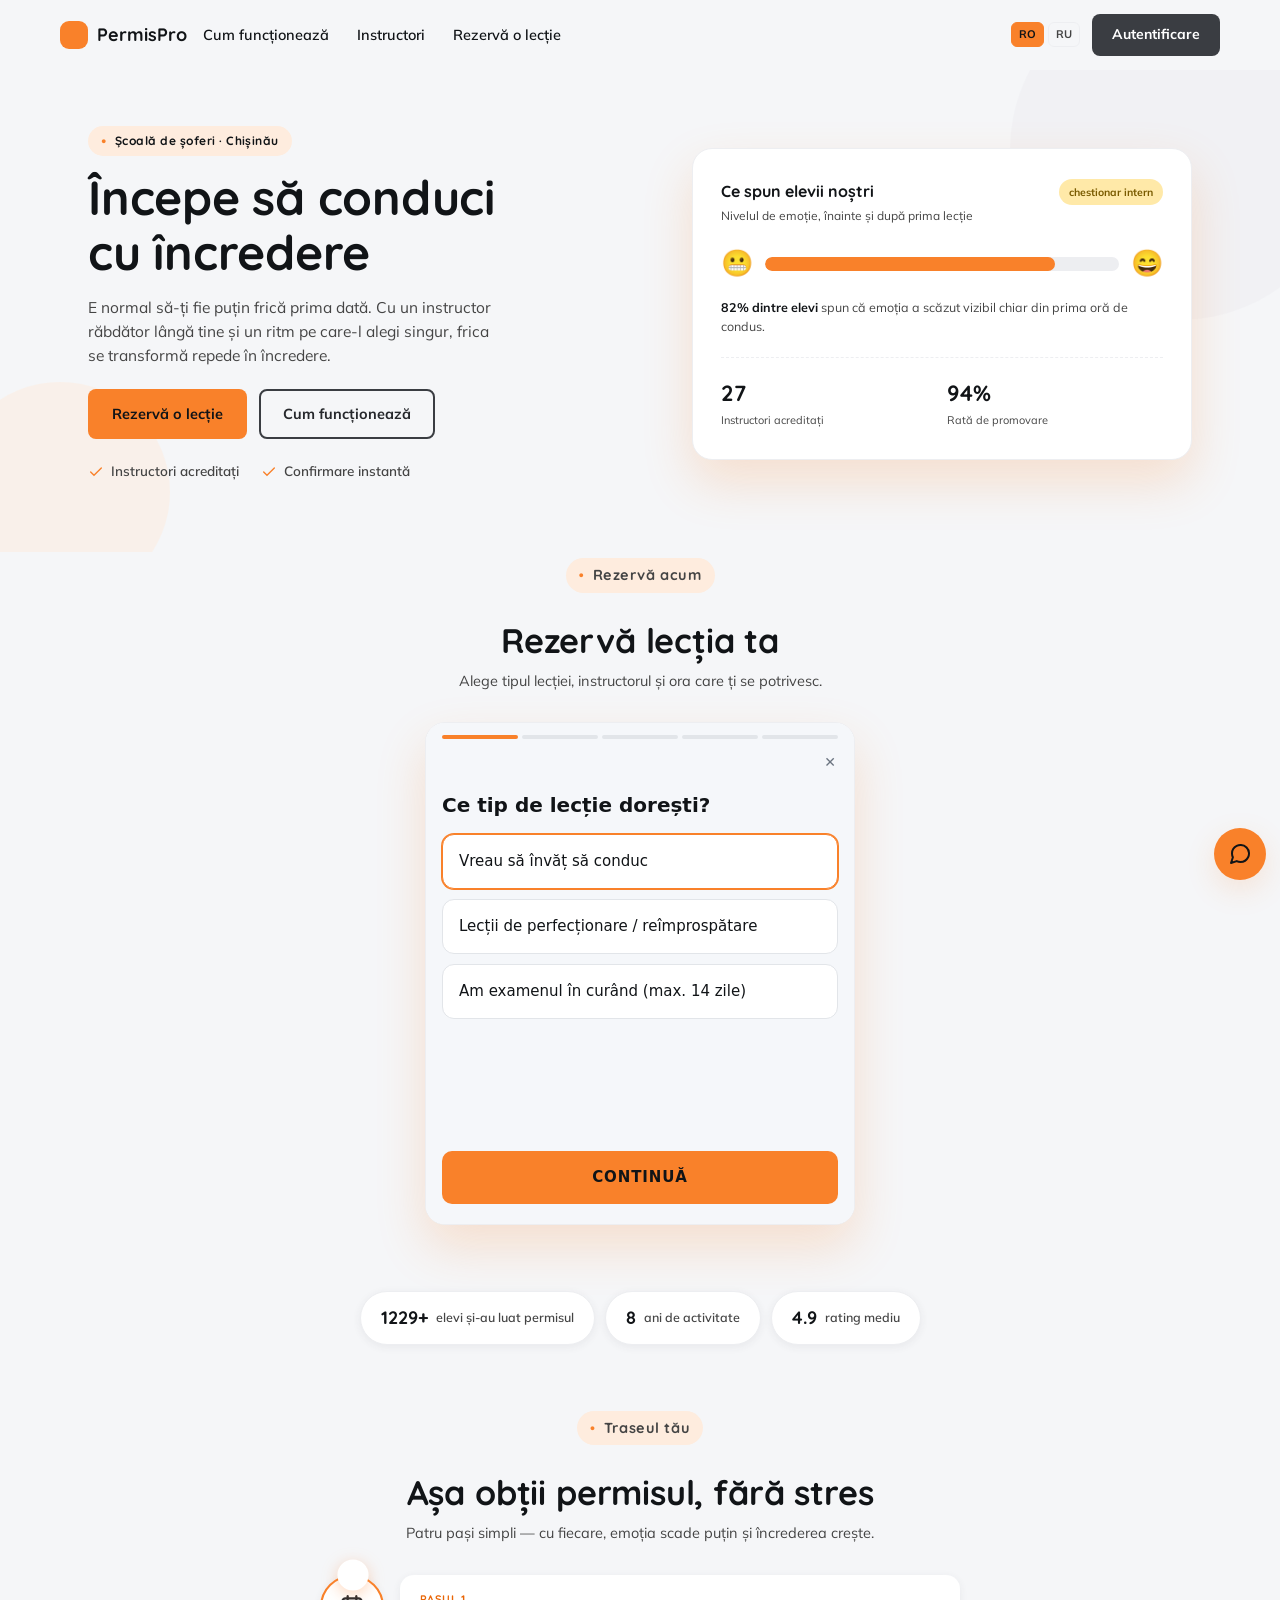
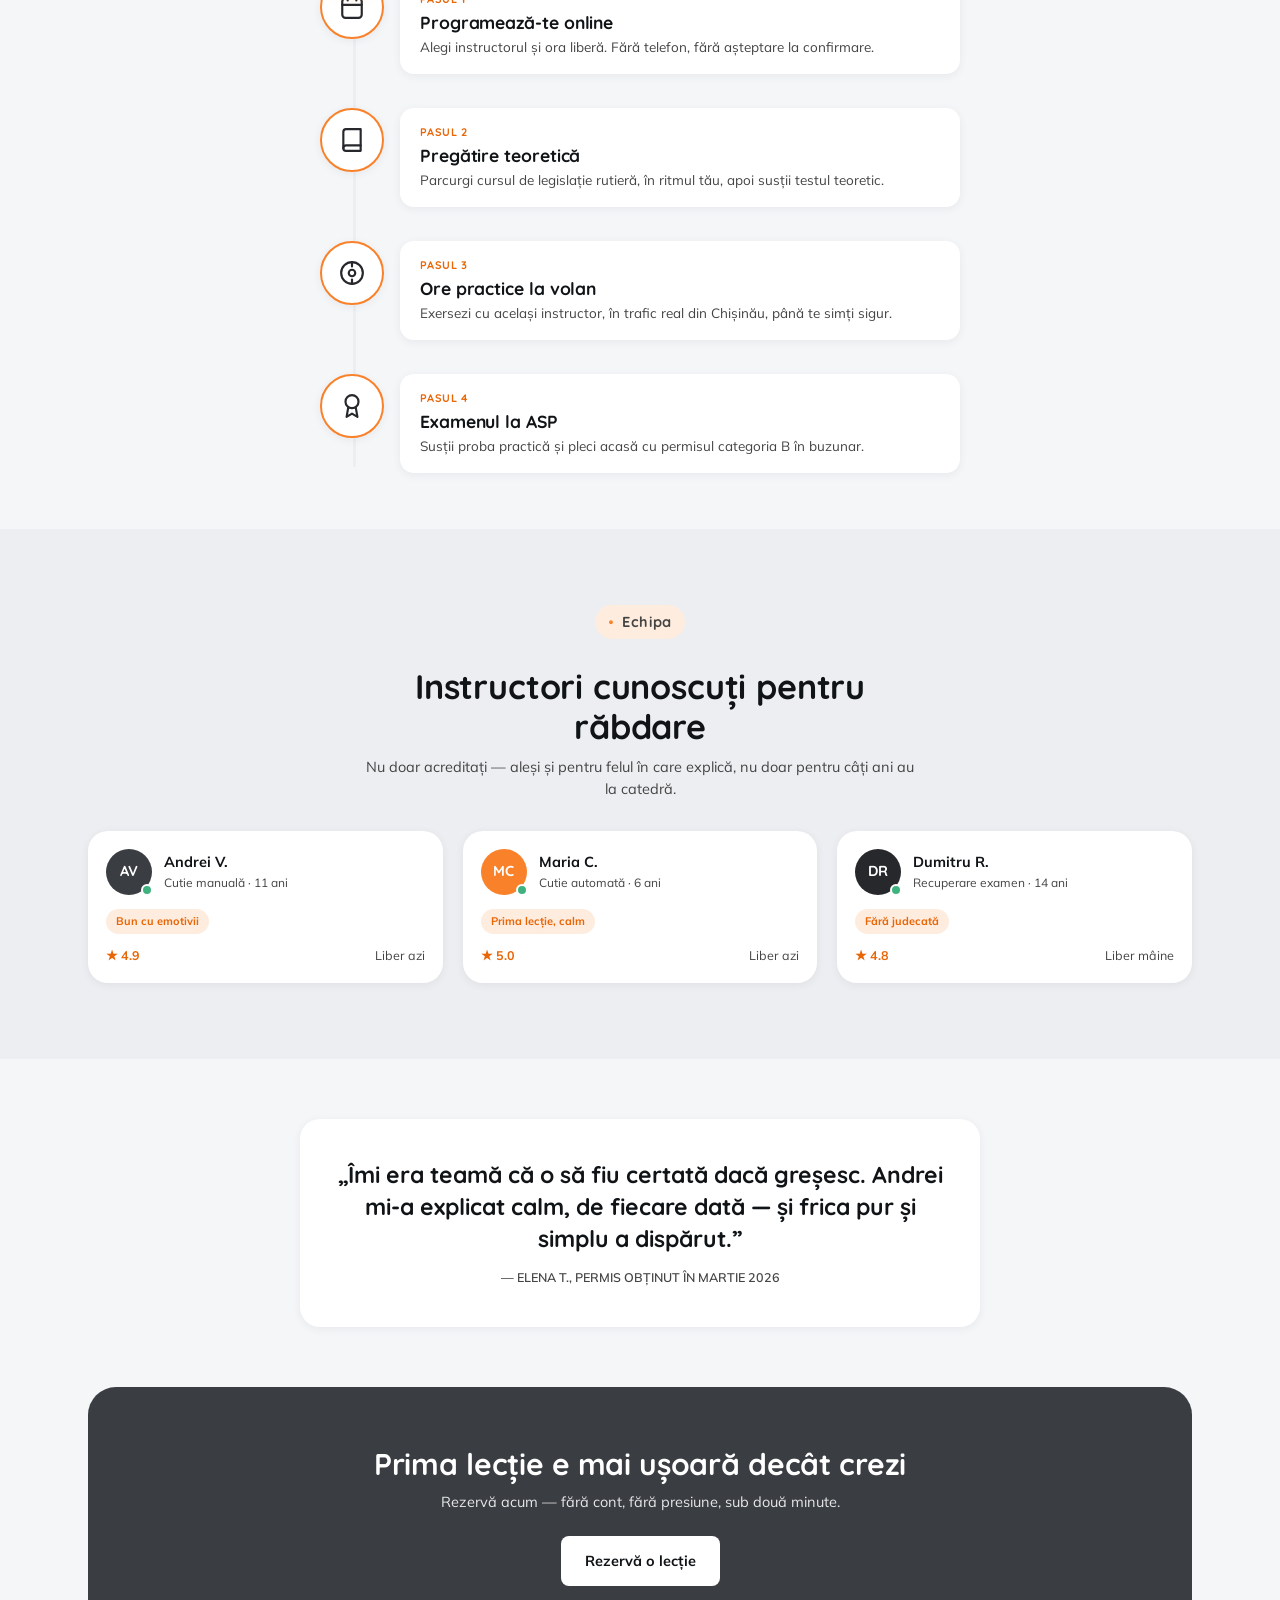
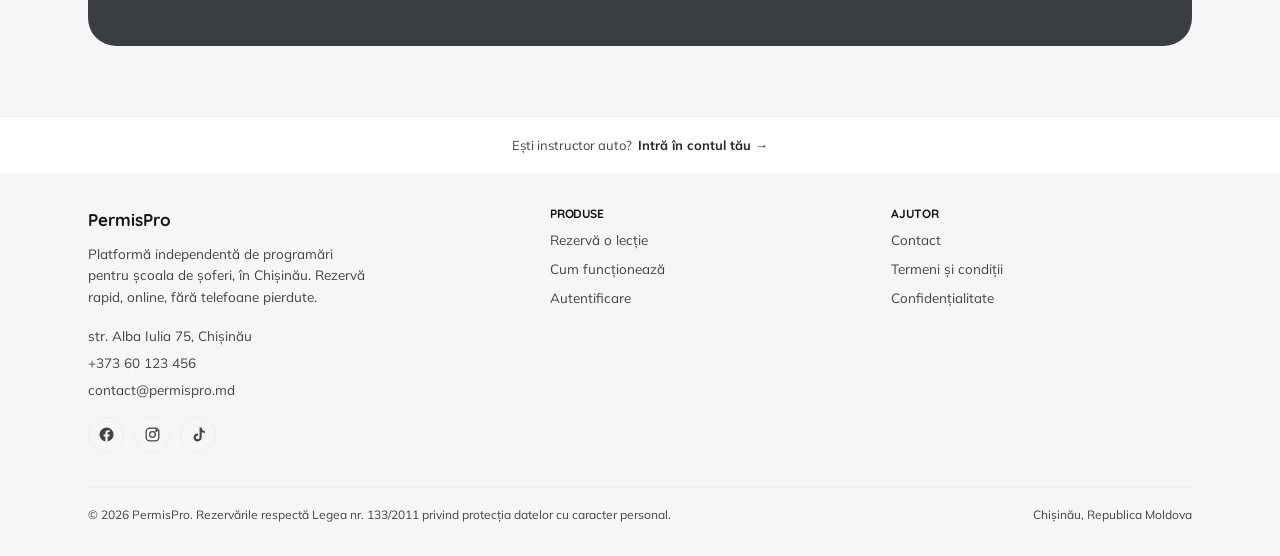
<file: landing/index-bsm.html>
<!DOCTYPE html>
<html lang="ro">
<head>
<meta charset="UTF-8" />
<meta name="viewport" content="width=device-width, initial-scale=1" />
<title>PermisPro — Școală de șoferi · Chișinău (culori BSM)</title>
<meta name="description" content="Rezervă online lecții de conducere în Chișinău. Instructori acreditați, confirmare instantă." />
<meta name="robots" content="noai, noimageai" />
<link rel="preconnect" href="https://fonts.googleapis.com" />
<link rel="preconnect" href="https://fonts.gstatic.com" crossorigin />
<link href="https://fonts.googleapis.com/css2?family=Quicksand:wght@600;700&family=Mulish:wght@400;500;600;700&display=swap" rel="stylesheet" />
<link rel="stylesheet" href="/widget/widget.css?v=3.3" />
<link rel="stylesheet" href="/landing/tokens-bsm.css" />
<link rel="stylesheet" href="/landing/landing.css" />
</head>
<body>

<div class="nav-backdrop" id="navBackdrop"></div>

<nav class="nav">
  <div class="container nav-inner">
    <div class="logo"><span class="logo-mark" aria-hidden="true"></span>PermisPro</div>

    <div class="nav-links-desktop">
      <a href="#pasi" data-i18n="nav_how">Cum funcționează</a>
      <a href="#instructori" data-i18n="nav_instructors">Instructori</a>
      <a href="#rezerva" data-i18n="nav_book">Rezervă o lecție</a>
    </div>

    <div class="nav-right">
      <div class="nav-lang">
        <button type="button" data-lang="ro" class="active">RO</button>
        <button type="button" data-lang="ru">RU</button>
      </div>
      <a class="nav-cta-desktop" href="/admin" data-i18n="login_label">Autentificare</a>
      <button class="nav-toggle" id="navToggle" aria-label="Deschide meniul" aria-expanded="false">
        <span></span><span></span><span></span>
      </button>
    </div>
  </div>
</nav>

<button class="nav-close" id="navClose" aria-label="Închide meniul">
  <svg viewBox="0 0 24 24" fill="none" stroke-width="2" stroke-linecap="round"><line x1="18" y1="6" x2="6" y2="18"/><line x1="6" y1="6" x2="18" y2="18"/></svg>
</button>
<div class="nav-links" id="navLinks">
  <a href="#pasi" data-i18n="nav_how">Cum funcționează</a>
  <a href="#instructori" data-i18n="nav_instructors">Instructori</a>
  <a href="#rezerva" data-i18n="nav_book">Rezervă o lecție</a>
  <div class="nav-lang">
    <button type="button" data-lang="ro" class="active">RO</button>
    <button type="button" data-lang="ru">RU</button>
  </div>
  <a class="btn btn-primary nav-cta-mobile" href="/admin" data-i18n="login_label">Autentificare</a>
</div>

<header class="hero">
  <div class="blob blob-1" aria-hidden="true"></div>
  <div class="blob blob-2" aria-hidden="true"></div>
  <div class="container hero-grid">
    <div>
      <p class="eyebrow" data-i18n="hero_eyebrow">Școală de șoferi · Chișinău</p>
      <h1 data-i18n="hero_title">Începe să conduci cu încredere</h1>
      <p class="lead" data-i18n="hero_lead">E normal să-ți fie puțin frică prima dată. Cu un instructor răbdător lângă tine și un ritm pe care-l alegi singur, frica se transformă repede în încredere.</p>
      <div class="hero-ctas">
        <a href="#rezerva" class="btn btn-primary" data-i18n="hero_cta1">Rezervă o lecție</a>
        <a href="#pasi" class="btn btn-ghost" data-i18n="hero_cta2">Cum funcționează</a>
      </div>
      <div class="trust-row">
        <span class="trust-item"><svg viewBox="0 0 24 24" fill="none" stroke-width="2" stroke-linecap="round"><path d="M20 6 9 17l-5-5"/></svg><span data-i18n="trust1">Instructori acreditați</span></span>
        <span class="trust-item"><svg viewBox="0 0 24 24" fill="none" stroke-width="2" stroke-linecap="round"><path d="M20 6 9 17l-5-5"/></svg><span data-i18n="trust2">Confirmare instantă</span></span>
      </div>
    </div>

    <div class="confidence-card">
      <div class="cc-top">
        <div>
          <div class="cc-title" data-i18n="cc_title">Ce spun elevii noștri</div>
          <div class="cc-sub" data-i18n="cc_sub">Nivelul de emoție, înainte și după prima lecție</div>
        </div>
        <span class="cc-badge" data-i18n="cc_badge">chestionar intern</span>
      </div>
      <div class="meter-row">
        <span class="meter-face">😬</span>
        <div class="meter-track"><div class="meter-fill" id="meterFill"></div></div>
        <span class="meter-face">😄</span>
      </div>
      <p class="meter-caption" data-i18n-html="cc_caption"><strong>82% dintre elevi</strong> spun că emoția a scăzut vizibil chiar din prima oră de condus.</p>
      <div class="cc-stats">
        <div class="cc-stat"><div class="num" data-count="27">0</div><div class="lbl" data-i18n="cc_stat1_lbl">Instructori acreditați</div></div>
        <div class="cc-stat"><div class="num" data-count="94" data-suffix="%">0%</div><div class="lbl" data-i18n="cc_stat2_lbl">Rată de promovare</div></div>
      </div>
    </div>
  </div>
</header>

<section class="widget-section" id="rezerva">
  <div class="container">
    <div class="section-head">
      <p class="eyebrow" style="margin:0 auto 14px;" data-i18n="widget_eyebrow">Rezervă acum</p>
      <h2 data-i18n="widget_title">Rezervă lecția ta</h2>
      <p data-i18n="widget_sub">Alege tipul lecției, instructorul și ora care ți se potrivesc.</p>
    </div>
    <div class="widget-frame" id="widgetMount"></div>
  </div>
</section>

<section class="stats">
  <div class="container stats-grid">
    <div class="stat-pill"><span class="num" data-count="1240" data-suffix="+">0</span><span class="lbl" data-i18n="stat1_lbl">elevi și-au luat permisul</span></div>
    <div class="stat-pill"><span class="num" data-count="8">0</span><span class="lbl" data-i18n="stat2_lbl">ani de activitate</span></div>
    <div class="stat-pill"><span class="num" data-count="4.9" data-decimal="1">0</span><span class="lbl" data-i18n="stat3_lbl">rating mediu</span></div>
  </div>
</section>

<section class="process" id="pasi">
  <div class="container">
    <div class="section-head">
      <p class="eyebrow" style="margin:0 auto 14px;" data-i18n="process_eyebrow">Traseul tău</p>
      <h2 data-i18n="process_title">Așa obții permisul, fără stres</h2>
      <p data-i18n="process_sub">Patru pași simpli — cu fiecare, emoția scade puțin și încrederea crește.</p>
    </div>
    <div class="road-wrap" id="roadWrap">
      <div class="road-line" aria-hidden="true"></div>
      <div class="road-fill" id="roadFill" aria-hidden="true"></div>
      <svg class="car-marker" id="carMarker" viewBox="0 0 24 24" fill="none" aria-hidden="true">
        <circle cx="12" cy="12" r="11" fill="#fff"/>
        <text x="12" y="16.5" text-anchor="middle" font-size="13">🚗</text>
      </svg>
      <ol class="steps">
        <li class="step">
          <span class="step-icon"><svg viewBox="0 0 24 24" fill="none" stroke-width="2" stroke-linecap="round" stroke-linejoin="round"><rect x="3" y="4" width="18" height="18" rx="3"/><line x1="16" y1="2" x2="16" y2="6"/><line x1="8" y1="2" x2="8" y2="6"/><line x1="3" y1="10" x2="21" y2="10"/></svg></span>
          <div class="step-body"><div class="step-eyebrow" data-i18n="step1_eyebrow">PASUL 1</div><h3 data-i18n="step1_title">Programează-te online</h3><p data-i18n="step1_text">Alegi instructorul și ora liberă. Fără telefon, fără așteptare la confirmare.</p></div>
        </li>
        <li class="step">
          <span class="step-icon"><svg viewBox="0 0 24 24" fill="none" stroke-width="2" stroke-linecap="round" stroke-linejoin="round"><path d="M4 19.5A2.5 2.5 0 0 1 6.5 17H20"/><path d="M6.5 2H20v20H6.5A2.5 2.5 0 0 1 4 19.5v-15A2.5 2.5 0 0 1 6.5 2z"/></svg></span>
          <div class="step-body"><div class="step-eyebrow" data-i18n="step2_eyebrow">PASUL 2</div><h3 data-i18n="step2_title">Pregătire teoretică</h3><p data-i18n="step2_text">Parcurgi cursul de legislație rutieră, în ritmul tău, apoi susții testul teoretic.</p></div>
        </li>
        <li class="step">
          <span class="step-icon"><svg viewBox="0 0 24 24" fill="none" stroke-width="2" stroke-linecap="round" stroke-linejoin="round"><circle cx="12" cy="12" r="10"/><circle cx="12" cy="12" r="3"/><line x1="12" y1="2" x2="12" y2="6"/><line x1="12" y1="18" x2="12" y2="22"/></svg></span>
          <div class="step-body"><div class="step-eyebrow" data-i18n="step3_eyebrow">PASUL 3</div><h3 data-i18n="step3_title">Ore practice la volan</h3><p data-i18n="step3_text">Exersezi cu același instructor, în trafic real din Chișinău, până te simți sigur.</p></div>
        </li>
        <li class="step">
          <span class="step-icon"><svg viewBox="0 0 24 24" fill="none" stroke-width="2" stroke-linecap="round" stroke-linejoin="round"><circle cx="12" cy="8" r="6"/><path d="M8.5 13.5 7 22l5-3 5 3-1.5-8.5"/></svg></span>
          <div class="step-body"><div class="step-eyebrow" data-i18n="step4_eyebrow">PASUL 4</div><h3 data-i18n="step4_title">Examenul la ASP</h3><p data-i18n="step4_text">Susții proba practică și pleci acasă cu permisul categoria B în buzunar.</p></div>
        </li>
      </ol>
    </div>
  </div>
</section>

<section class="instructors" id="instructori">
  <div class="container">
    <div class="section-head">
      <p class="eyebrow" style="margin:0 auto 14px;" data-i18n="inst_eyebrow">Echipa</p>
      <h2 data-i18n="inst_title">Instructori cunoscuți pentru răbdare</h2>
      <p data-i18n="inst_sub">Nu doar acreditați — aleși și pentru felul în care explică, nu doar pentru câți ani au la catedră.</p>
    </div>
    <div class="inst-grid">
      <div class="inst-card">
        <div class="inst-top"><span class="avatar" style="background:var(--c-primary)">AV<span class="avail"></span></span><div><div class="inst-name">Andrei V.</div><div class="inst-role" data-i18n="inst1_role">Cutie manuală · 11 ani</div></div></div>
        <span class="inst-tag" data-i18n="inst1_tag">Bun cu emotivii</span>
        <div class="inst-meta"><span class="stars">★ 4.9</span><span data-i18n="inst_today">Liber azi</span></div>
      </div>
      <div class="inst-card">
        <div class="inst-top"><span class="avatar" style="background:var(--c-accent)">MC<span class="avail"></span></span><div><div class="inst-name">Maria C.</div><div class="inst-role" data-i18n="inst2_role">Cutie automată · 6 ani</div></div></div>
        <span class="inst-tag" data-i18n="inst2_tag">Prima lecție, calm</span>
        <div class="inst-meta"><span class="stars">★ 5.0</span><span data-i18n="inst_today">Liber azi</span></div>
      </div>
      <div class="inst-card">
        <div class="inst-top"><span class="avatar" style="background:var(--c-primary-dark)">DR<span class="avail"></span></span><div><div class="inst-name">Dumitru R.</div><div class="inst-role" data-i18n="inst3_role">Recuperare examen · 14 ani</div></div></div>
        <span class="inst-tag" data-i18n="inst3_tag">Fără judecată</span>
        <div class="inst-meta"><span class="stars">★ 4.8</span><span data-i18n="inst_tomorrow">Liber mâine</span></div>
      </div>
    </div>
  </div>
</section>

<section class="testimonial">
  <div class="container">
    <div class="t-card">
      <p class="t-quote" data-i18n="t_quote">„Îmi era teamă că o să fiu certată dacă greșesc. Andrei mi-a explicat calm, de fiecare dată — și frica pur și simplu a dispărut.”</p>
      <p class="t-who" data-i18n="t_who">— ELENA T., PERMIS OBȚINUT ÎN MARTIE 2026</p>
    </div>
  </div>
</section>

<section class="cta-band">
  <h2 data-i18n="cta_title">Prima lecție e mai ușoară decât crezi</h2>
  <p data-i18n="cta_sub">Rezervă acum — fără cont, fără presiune, sub două minute.</p>
  <a href="#rezerva" class="btn btn-primary" data-i18n="cta_btn">Rezervă o lecție</a>
</section>

<div class="instructor-bar" data-i18n-html="instructor_bar">
  Ești instructor auto?<a href="/admin">Intră în contul tău →</a>
</div>

<footer id="footer-contact">
  <div class="container">
    <div class="foot-grid">
      <div>
        <div class="foot-logo">PermisPro</div>
        <p class="foot-desc" data-i18n="foot_desc">Platformă independentă de programări pentru școala de șoferi, în Chișinău. Rezervă rapid, online, fără telefoane pierdute.</p>
        <div class="foot-contact">str. Alba Iulia 75, Chișinău<br>+373 60 123 456<br>contact@permispro.md</div>
        <div class="foot-social">
          <a href="https://facebook.com/permispro.md" target="_blank" rel="noopener" aria-label="Facebook"><svg viewBox="0 0 24 24" fill="currentColor"><path d="M22 12a10 10 0 1 0-11.6 9.9v-7H7.9V12h2.5V9.8c0-2.5 1.5-3.9 3.8-3.9 1.1 0 2.2.2 2.2.2v2.4h-1.2c-1.2 0-1.6.8-1.6 1.6V12h2.8l-.4 2.9h-2.4v7A10 10 0 0 0 22 12z"/></svg></a>
          <a href="https://instagram.com/permispro.md" target="_blank" rel="noopener" aria-label="Instagram"><svg viewBox="0 0 24 24" fill="none" stroke="currentColor" stroke-width="1.8"><rect x="3" y="3" width="18" height="18" rx="5"/><circle cx="12" cy="12" r="4"/><circle cx="17.5" cy="6.5" r="1"/></svg></a>
          <a href="https://tiktok.com/@permispro.md" target="_blank" rel="noopener" aria-label="TikTok"><svg viewBox="0 0 24 24" fill="currentColor"><path d="M16.5 2h-3v14.2a2.6 2.6 0 1 1-2.1-2.6v-3.1a5.7 5.7 0 1 0 5.1 5.7V8.4a7.6 7.6 0 0 0 4.5 1.5v-3a4.6 4.6 0 0 1-4.5-4.5V2z"/></svg></a>
        </div>
      </div>
      <div class="foot-col">
        <h4 data-i18n="foot_products">PRODUSE</h4>
        <a href="#rezerva" data-i18n="link_book">Rezervă o lecție</a>
        <a href="#pasi" data-i18n="link_how">Cum funcționează</a>
        <a href="/admin" data-i18n="link_login">Autentificare</a>
      </div>
      <div class="foot-col">
        <h4 data-i18n="foot_help">AJUTOR</h4>
        <a href="#footer-contact" data-i18n="link_contact">Contact</a>
        <a href="#footer-contact" data-i18n="link_terms">Termeni și condiții</a>
        <a href="#footer-contact" data-i18n="link_privacy">Confidențialitate</a>
      </div>
    </div>
    <div class="foot-bottom">
      <span data-i18n="foot_legal">© 2026 PermisPro. Rezervările respectă Legea nr. 133/2011 privind protecția datelor cu caracter personal.</span>
      <span>Chișinău, Republica Moldova</span>
    </div>
  </div>
</footer>

<div class="mobile-tap-bar">
  <a href="#rezerva" class="btn btn-primary" data-i18n="hero_cta1">Rezervă o lecție</a>
</div>

<div class="fab-wrap" id="fabWrap">
  <div class="fab-menu">
    <a class="fab-tg" href="https://t.me/permispro" target="_blank" rel="noopener" title="Telegram">
      <svg viewBox="0 0 24 24" fill="currentColor"><path d="M21.05 3.35 2.7 10.53c-1.24.5-1.23 1.19-.23 1.5l4.7 1.47 10.9-6.87c.52-.32.99-.14.6.21L9.9 14.5l-.35 4.94c.5 0 .72-.23.99-.5l2.38-2.3 4.94 3.65c.91.5 1.56.24 1.79-.84l3.24-15.28c.33-1.32-.5-1.92-1.84-1.42z"/></svg>
    </a>
    <a class="fab-wa" href="https://wa.me/37360123456" target="_blank" rel="noopener" title="WhatsApp">
      <svg viewBox="0 0 24 24" fill="currentColor"><path d="M12 2a10 10 0 0 0-8.6 15.1L2 22l5.1-1.3A10 10 0 1 0 12 2zm5.5 12.4c-.2.7-1.4 1.3-1.9 1.4-.5.1-1.1.1-1.8-.1-.4-.1-.9-.3-1.6-.6-2.8-1.3-4.7-4.1-4.8-4.3-.1-.2-1.1-1.6-1.1-3s.7-2.1 1-2.4c.3-.3.6-.4.8-.4h.6c.2 0 .5-.1.7.5.2.6.9 2 .9 2.2.1.1.1.3 0 .5-.1.2-.2.3-.3.5-.1.1-.3.4-.4.5-.1.1-.3.3-.1.6.2.3.8 1.3 1.7 2.1 1.1 1 2.1 1.3 2.4 1.5.2.1.4.1.6-.1.2-.2.8-.8 1-1.1.2-.3.4-.2.7-.1.3.1 1.7.8 2 .9.1.1.1.4-.1.6z"/></svg>
    </a>
    <a class="fab-vb" href="viber://chat?number=%2B37360123456" title="Viber">
      <svg viewBox="0 0 24 24" fill="currentColor"><path d="M12 2C6.5 2 3 5 3 9.5c0 2.6 1.4 4.9 3.7 6.4l-.6 3.4 3.6-1.9c.7.1 1.5.2 2.3.2 5.5 0 9-3 9-7.6S17.5 2 12 2z"/></svg>
    </a>
  </div>
  <button type="button" class="fab-main" id="fabToggle" aria-label="Contact">
    <svg viewBox="0 0 24 24" fill="none" stroke="currentColor" stroke-width="2" stroke-linecap="round" stroke-linejoin="round"><path d="M21 11.5a8.38 8.38 0 0 1-.9 3.8 8.5 8.5 0 0 1-7.6 4.7 8.38 8.38 0 0 1-3.8-.9L3 21l1.9-5.7a8.38 8.38 0 0 1-.9-3.8 8.5 8.5 0 0 1 4.7-7.6 8.38 8.38 0 0 1 3.8-.9h.5a8.48 8.48 0 0 1 8 8v.5z"/></svg>
  </button>
</div>

<script src="/widget/widget.js?v=3.3"></script>
<script>
(function () {
  var STR = {
    ro: {
      nav_how: "Cum funcționează", nav_instructors: "Instructori", nav_book: "Rezervă o lecție",
      login_label: "Autentificare",
      hero_eyebrow: "Școală de șoferi · Chișinău",
      hero_title: "Începe să conduci cu încredere",
      hero_lead: "E normal să-ți fie puțin frică prima dată. Cu un instructor răbdător lângă tine și un ritm pe care-l alegi singur, frica se transformă repede în încredere.",
      hero_cta1: "Rezervă o lecție", hero_cta2: "Cum funcționează",
      trust1: "Instructori acreditați", trust2: "Confirmare instantă",
      cc_title: "Ce spun elevii noștri",
      cc_sub: "Nivelul de emoție, înainte și după prima lecție",
      cc_badge: "chestionar intern",
      cc_caption: "<strong>82% dintre elevi</strong> spun că emoția a scăzut vizibil chiar din prima oră de condus.",
      cc_stat1_lbl: "Instructori acreditați", cc_stat2_lbl: "Rată de promovare",
      widget_eyebrow: "Rezervă acum",
      widget_title: "Rezervă lecția ta",
      widget_sub: "Alege tipul lecției, instructorul și ora care ți se potrivesc.",
      stat1_lbl: "elevi și-au luat permisul", stat2_lbl: "ani de activitate", stat3_lbl: "rating mediu",
      process_eyebrow: "Traseul tău",
      process_title: "Așa obții permisul, fără stres",
      process_sub: "Patru pași simpli — cu fiecare, emoția scade puțin și încrederea crește.",
      step1_eyebrow: "PASUL 1", step1_title: "Programează-te online", step1_text: "Alegi instructorul și ora liberă. Fără telefon, fără așteptare la confirmare.",
      step2_eyebrow: "PASUL 2", step2_title: "Pregătire teoretică", step2_text: "Parcurgi cursul de legislație rutieră, în ritmul tău, apoi susții testul teoretic.",
      step3_eyebrow: "PASUL 3", step3_title: "Ore practice la volan", step3_text: "Exersezi cu același instructor, în trafic real din Chișinău, până te simți sigur.",
      step4_eyebrow: "PASUL 4", step4_title: "Examenul la ASP", step4_text: "Susții proba practică și pleci acasă cu permisul categoria B în buzunar.",
      inst_eyebrow: "Echipa",
      inst_title: "Instructori cunoscuți pentru răbdare",
      inst_sub: "Nu doar acreditați — aleși și pentru felul în care explică, nu doar pentru câți ani au la catedră.",
      inst1_role: "Cutie manuală · 11 ani", inst1_tag: "Bun cu emotivii",
      inst2_role: "Cutie automată · 6 ani", inst2_tag: "Prima lecție, calm",
      inst3_role: "Recuperare examen · 14 ani", inst3_tag: "Fără judecată",
      inst_today: "Liber azi", inst_tomorrow: "Liber mâine",
      t_quote: "„Îmi era teamă că o să fiu certată dacă greșesc. Andrei mi-a explicat calm, de fiecare dată — și frica pur și simplu a dispărut.”",
      t_who: "— ELENA T., PERMIS OBȚINUT ÎN MARTIE 2026",
      cta_title: "Prima lecție e mai ușoară decât crezi",
      cta_sub: "Rezervă acum — fără cont, fără presiune, sub două minute.",
      cta_btn: "Rezervă o lecție",
      instructor_bar: 'Ești instructor auto?<a href="/admin">Intră în contul tău →</a>',
      foot_desc: "Platformă independentă de programări pentru școala de șoferi, în Chișinău. Rezervă rapid, online, fără telefoane pierdute.",
      foot_products: "PRODUSE", foot_help: "AJUTOR",
      link_book: "Rezervă o lecție", link_how: "Cum funcționează", link_login: "Autentificare",
      link_contact: "Contact", link_terms: "Termeni și condiții", link_privacy: "Confidențialitate",
      foot_legal: "© 2026 PermisPro. Rezervările respectă Legea nr. 133/2011 privind protecția datelor cu caracter personal."
    },
    ru: {
      nav_how: "Как это работает", nav_instructors: "Инструкторы", nav_book: "Забронировать урок",
      login_label: "Войти",
      hero_eyebrow: "Автошкола · Кишинёв",
      hero_title: "Начни водить уверенно",
      hero_lead: "Это нормально — немного бояться в первый раз. С терпеливым инструктором рядом и темпом, который выбираешь сам, страх быстро превращается в уверенность.",
      hero_cta1: "Забронировать урок", hero_cta2: "Как это работает",
      trust1: "Аккредитованные инструкторы", trust2: "Мгновенное подтверждение",
      cc_title: "Что говорят наши ученики",
      cc_sub: "Уровень тревоги до и после первого урока",
      cc_badge: "внутренний опрос",
      cc_caption: "<strong>82% учеников</strong> говорят, что тревога заметно снизилась уже после первого часа за рулём.",
      cc_stat1_lbl: "Аккредитованных инструкторов", cc_stat2_lbl: "Процент сдачи экзамена",
      widget_eyebrow: "Забронируй сейчас",
      widget_title: "Забронируй урок",
      widget_sub: "Выбери тип занятия, инструктора и удобное время.",
      stat1_lbl: "учеников получили права", stat2_lbl: "лет работы", stat3_lbl: "средний рейтинг",
      process_eyebrow: "Твой путь",
      process_title: "Вот как получить права без стресса",
      process_sub: "Четыре простых шага — с каждым тревога чуть снижается, а уверенность растёт.",
      step1_eyebrow: "ШАГ 1", step1_title: "Запишись онлайн", step1_text: "Выбираешь инструктора и свободное время. Без звонков, без ожидания подтверждения.",
      step2_eyebrow: "ШАГ 2", step2_title: "Теоретическая подготовка", step2_text: "Проходишь курс ПДД в своём темпе, затем сдаёшь теоретический экзамен.",
      step3_eyebrow: "ШАГ 3", step3_title: "Практика за рулём", step3_text: "Тренируешься с тем же инструктором в реальном трафике Кишинёва, пока не почувствуешь уверенность.",
      step4_eyebrow: "ШАГ 4", step4_title: "Экзамен в ASP", step4_text: "Сдаёшь практический экзамен и уходишь домой с правами категории B.",
      inst_eyebrow: "Команда",
      inst_title: "Инструкторы, известные своим терпением",
      inst_sub: "Не просто аккредитованные — отобранные ещё и за то, как объясняют, а не только за стаж.",
      inst1_role: "Механика · 11 лет", inst1_tag: "Хорош с тревожными",
      inst2_role: "Автомат · 6 лет", inst2_tag: "Спокойный первый урок",
      inst3_role: "Пересдача экзамена · 14 лет", inst3_tag: "Без осуждения",
      inst_today: "Свободен сегодня", inst_tomorrow: "Свободен завтра",
      t_quote: "«Я боялась, что меня отругают за ошибку. Андрей каждый раз спокойно всё объяснял — и страх просто исчез».",
      t_who: "— ЕЛЕНА Т., ПОЛУЧИЛА ПРАВА В МАРТЕ 2026",
      cta_title: "Первый урок легче, чем кажется",
      cta_sub: "Забронируй сейчас — без аккаунта, без давления, меньше двух минут.",
      cta_btn: "Забронировать урок",
      instructor_bar: 'Ты автоинструктор?<a href="/admin">Войти в аккаунт →</a>',
      foot_desc: "Независимая платформа для записи в автошколу в Кишинёве. Быстрое онлайн-бронирование без потерянных звонков.",
      foot_products: "ПРОДУКТЫ", foot_help: "ПОМОЩЬ",
      link_book: "Забронировать урок", link_how: "Как это работает", link_login: "Войти",
      link_contact: "Контакты", link_terms: "Условия использования", link_privacy: "Конфиденциальность",
      foot_legal: "© 2026 PermisPro. Бронирования соответствуют Закону № 133/2011 о защите персональных данных."
    }
  };

  function applyLang(lang) {
    document.documentElement.lang = lang;
    var dict = STR[lang];
    document.querySelectorAll("[data-i18n]").forEach(function (el) {
      var key = el.getAttribute("data-i18n");
      if (dict[key] != null) el.textContent = dict[key];
    });
    document.querySelectorAll("[data-i18n-html]").forEach(function (el) {
      var key = el.getAttribute("data-i18n-html");
      if (dict[key] != null) el.innerHTML = dict[key];
    });
    document.querySelectorAll(".nav-lang button").forEach(function (btn) {
      btn.classList.toggle("active", btn.getAttribute("data-lang") === lang);
    });
  }

  function mountWidget(lang) {
    DriveBookWidget.mount(document.getElementById("widgetMount"), {
      apiBase: "",
      source: "landing",
      lang: lang
    });
  }

  document.querySelectorAll(".nav-lang button").forEach(function (btn) {
    btn.addEventListener("click", function () {
      var lang = btn.getAttribute("data-lang");
      applyLang(lang);
      // widget.js has no public "change language" hook, so a page-level
      // switch re-mounts it fresh — fine since this only fires from the
      // header/drawer toggle, not mid-booking.
      mountWidget(lang);
    });
  });

  var params = new URLSearchParams(location.search);
  var initialLang = params.get("lang") === "ru" ? "ru" : "ro";
  applyLang(initialLang);

  var fab = document.getElementById("fabWrap");
  document.getElementById("fabToggle").addEventListener("click", function () {
    fab.classList.toggle("open");
  });

  mountWidget(initialLang);

  // ── confidence meter fill ──────────────────────────────────────────────
  window.addEventListener("load", function () {
    requestAnimationFrame(function () { document.getElementById("meterFill").style.width = "82%"; });
  });

  // ── counter animation ──────────────────────────────────────────────────
  var counters = document.querySelectorAll("[data-count]");
  var counterObserver = new IntersectionObserver(function (entries) {
    entries.forEach(function (entry) {
      if (entry.isIntersecting) {
        var el = entry.target;
        var decimals = parseInt(el.dataset.decimal || "0", 10);
        var target = parseFloat(el.dataset.count);
        var suffix = el.dataset.suffix || "";
        var duration = 1000;
        var start = performance.now();
        function tick(now) {
          var p = Math.min((now - start) / duration, 1);
          var eased = 1 - Math.pow(1 - p, 3);
          var val = eased * target;
          el.textContent = (decimals ? val.toFixed(decimals) : Math.round(val)) + suffix;
          if (p < 1) requestAnimationFrame(tick);
        }
        requestAnimationFrame(tick);
        counterObserver.unobserve(el);
      }
    });
  }, { threshold: 0.5 });
  counters.forEach(function (c) { counterObserver.observe(c); });

  // ── steps reveal ────────────────────────────────────────────────────────
  var steps = document.querySelectorAll(".step");
  var stepObserver = new IntersectionObserver(function (entries) {
    entries.forEach(function (entry) { if (entry.isIntersecting) entry.target.classList.add("in-view"); });
  }, { threshold: 0.3 });
  steps.forEach(function (s) { stepObserver.observe(s); });

  // ── road timeline progress ──────────────────────────────────────────────
  var roadWrap = document.getElementById("roadWrap");
  var roadFill = document.getElementById("roadFill");
  var carMarker = document.getElementById("carMarker");
  function updateRoad() {
    var rect = roadWrap.getBoundingClientRect();
    var vh = window.innerHeight;
    var progress = (vh * 0.72 - rect.top) / rect.height;
    progress = Math.max(0, Math.min(1, progress));
    roadFill.style.height = (progress * 100) + "%";
    carMarker.style.top = (progress * rect.height) + "px";
  }
  window.addEventListener("scroll", updateRoad, { passive: true });
  window.addEventListener("resize", updateRoad);
  window.addEventListener("load", updateRoad);

  // ── mobile nav drawer ────────────────────────────────────────────────────
  var navToggle = document.getElementById("navToggle");
  var navClose = document.getElementById("navClose");
  var navLinks = document.getElementById("navLinks");
  var navBackdrop = document.getElementById("navBackdrop");
  function openMenu() {
    navLinks.classList.add("open"); navClose.classList.add("open"); navBackdrop.classList.add("open");
    document.body.classList.add("menu-open"); navToggle.setAttribute("aria-expanded", "true");
  }
  function closeMenu() {
    navLinks.classList.remove("open"); navClose.classList.remove("open"); navBackdrop.classList.remove("open");
    document.body.classList.remove("menu-open"); navToggle.setAttribute("aria-expanded", "false");
  }
  navToggle.addEventListener("click", openMenu);
  navClose.addEventListener("click", closeMenu);
  navBackdrop.addEventListener("click", closeMenu);
  navLinks.querySelectorAll("a").forEach(function (a) { a.addEventListener("click", closeMenu); });
  document.addEventListener("keydown", function (e) { if (e.key === "Escape") closeMenu(); });

  // ── booking UX: hide sticky CTA over widget · re-anchor on rotation ───────
  // Real-device feedback: (1) the sticky "Rezervă o lecție" bar sits exactly
  // where the thumb expects the widget's CONTINUĂ, so people mis-tap it; hide
  // it while the widget section is meaningfully on screen. (2) rotating the
  // phone scrolls the page to the top mid-booking; re-anchor the widget.
  var bookSection = document.getElementById("rezerva");
  var bookMount   = document.getElementById("widgetMount");
  var tapBar      = document.querySelector(".mobile-tap-bar");
  if (bookSection && tapBar) {
    var inProcess = false;      // user is actively booking
    var autoScroll = false;     // suppress flag-reset during our own scroll
    var autoTimer = null, resizeTimer = null;

    // "in process" = interacted with the widget (click/focus) OR advanced past
    // the first screen (a CONTINUĂ click is itself a click inside the mount).
    function markInProcess() { inProcess = true; }
    if (bookMount) {
      bookMount.addEventListener("click", markInProcess, true);
      bookMount.addEventListener("focusin", markInProcess);
    }

    // (1) hide the sticky CTA while the widget section is clearly in view.
    var visObs = new IntersectionObserver(function (entries) {
      entries.forEach(function (entry) {
        var vh = window.innerHeight || document.documentElement.clientHeight;
        var rect = entry.boundingClientRect;
        // On short screens (iPhone SE, 667px) a tall section may never reach
        // ratio 0.15, yet it still fills the viewport — so also hide the CTA
        // when the centre of the screen sits inside the section.
        var coversCenter = rect.top < vh * 0.5 && rect.bottom > vh * 0.5;
        var over = (entry.isIntersecting && entry.intersectionRatio >= 0.15) || coversCenter;
        tapBar.classList.toggle("cta-over-widget", over);
      });
    }, { threshold: [0, 0.15] });
    visObs.observe(bookSection);

    // (2) keep the widget anchored across a REAL orientation flip while booking.
    // A bare `resize` fires on every mobile URL-bar collapse; re-anchoring on
    // those steals the scroll. Track portrait/landscape and act only on a flip.
    var portraitMQ = window.matchMedia("(orientation: portrait)");
    var wasPortrait = portraitMQ.matches;
    function reAnchor() {
      var isPortrait = portraitMQ.matches;
      var flipped = isPortrait !== wasPortrait;
      wasPortrait = isPortrait;                 // keep tracked state fresh
      if (!inProcess || !flipped) return;       // same orientation → ignore
      // Suppress the manual-scroll reset for the whole rotation transient: the
      // browser itself jumps to the top on orientationchange, and that jump is
      // not a user scroll-away, so it must not clear the "in process" flag.
      autoScroll = true;
      clearTimeout(autoTimer);
      clearTimeout(resizeTimer);
      resizeTimer = setTimeout(function () {
        // instant (not smooth) so the page doesn't visibly whip around;
        // html{scroll-behavior:smooth} would otherwise animate this.
        bookSection.scrollIntoView({ block: "start", behavior: "instant" });
        autoTimer = setTimeout(function () { autoScroll = false; }, 300);
      }, 200);
    }
    window.addEventListener("resize", reAnchor);
    window.addEventListener("orientationchange", reAnchor);

    // The widget exposes no close/callback (its ✕ only resets to step 1), so
    // reset the "in process" flag when the user manually scrolls the widget
    // far out of view — never during our own re-anchor scroll.
    window.addEventListener("scroll", function () {
      if (!inProcess || autoScroll) return;
      var r = bookSection.getBoundingClientRect();
      var vh = window.innerHeight || document.documentElement.clientHeight;
      if (r.bottom < -vh * 0.5 || r.top > vh * 1.5) inProcess = false;
    }, { passive: true });
  }
})();
</script>
</body>
</html>
</file>
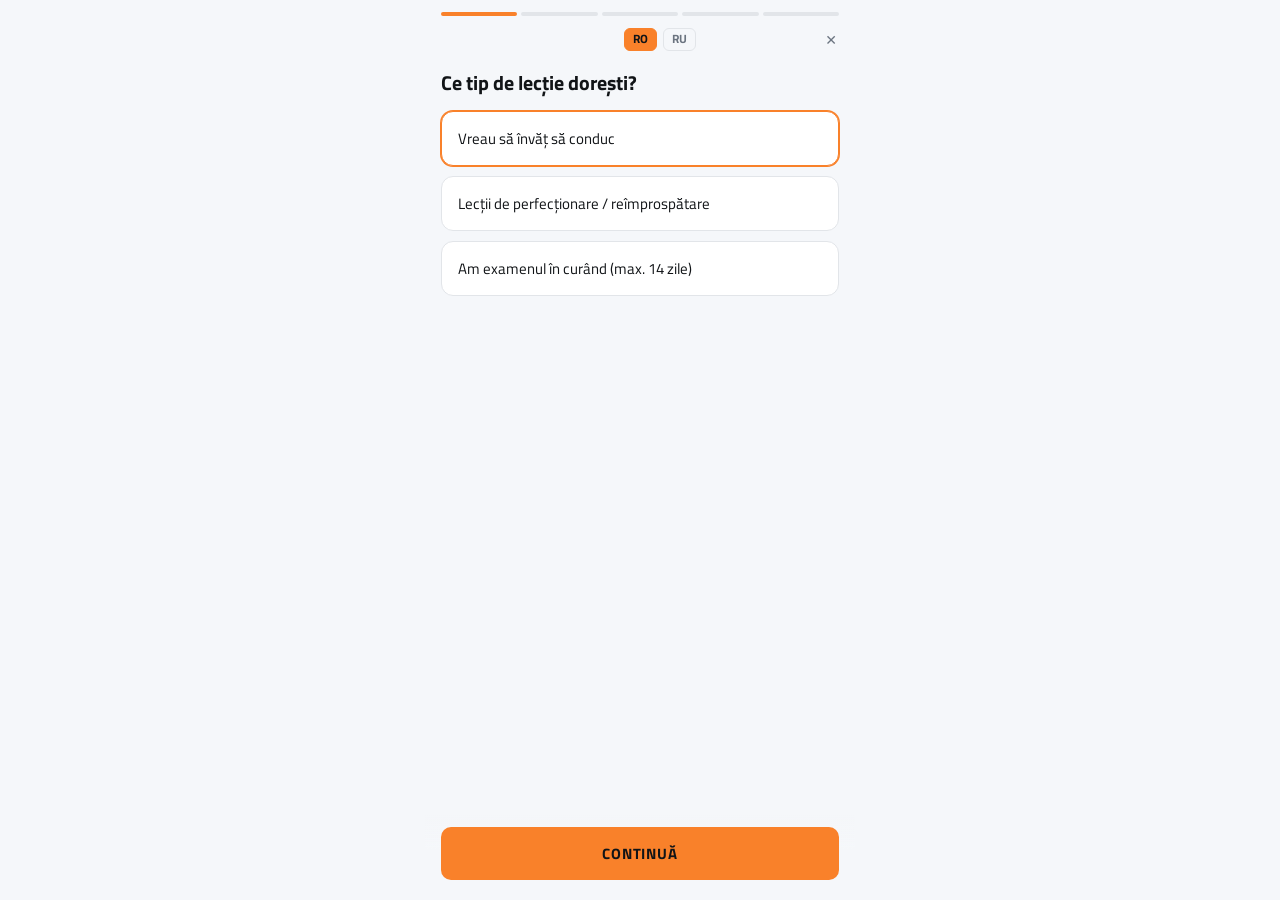
<file: widget/book.html>
<!DOCTYPE html>
<html lang="ro">
<head>
  <meta charset="UTF-8" />
  <meta name="viewport" content="width=device-width, initial-scale=1, viewport-fit=cover" />
  <meta name="mobile-web-app-capable" content="yes" />
  <meta name="apple-mobile-web-app-capable" content="yes" />
  <meta name="apple-mobile-web-app-status-bar-style" content="default" />
  <title>PermisPro · Rezervare online · Chișinău</title>
  <link rel="preconnect" href="https://fonts.googleapis.com" />
  <link href="https://fonts.googleapis.com/css2?family=Titillium+Web:wght@400;600;700&display=swap" rel="stylesheet" />
  <link rel="stylesheet" href="/widget/widget.css?v=3.0" />
  <style>
    html, body { margin: 0; padding: 0; background: #F5F5F5; }
  </style>
</head>
<body>
  <div id="app"></div>
  <script src="/widget/widget.js?v=3.0"></script>
  <script>
    (function () {
      var params = new URLSearchParams(location.search);
      DriveBookWidget.mount(document.getElementById("app"), {
        apiBase: "",
        source: params.get("source") || "hosted",
        lang: params.get("lang") || "ro"
      });
    })();
  </script>
</body>
</html>
</file>
<file: widget/widget.css>
/* DriveBook widget — navy + amber (road-sign), chosen for MVP.
   Amber is pinned to the same orange used on the landing pages
   (tokens-sky.css / tokens-bsm.css) so the widget doesn't visibly clash
   when embedded — one orange across the whole booking flow. #F9812A is the
   EXACT bsm.co.uk primary-CTA orange (computed rgb(249,129,42)); #E96607 is
   their darker variant. Text on the amber fill (REZERVĂ/CONTINUĂ = .db-btn-primary,
   .db-nav-lang.active) uses near-black --c-ink #111417, not --c-navy — owner
   feedback: blue-on-orange looked cheap. --c-navy stays for outline buttons
   (.db-btn-ghost) and active date/slot labels on white cards.
   Alternates considered, revisit post-MVP: lime+asphalt (#C8E85A/#2B2D2F),
   teal+coral (#0F9E8E/#FF7A5C) — see PROGRESS.md §0. */
:host, .db-root {
  --c-navy:        #1B3A5C;
  --c-navy-dark:   #142C46;
  --c-amber:       #F9812A;
  --c-amber-lite:  #FEECDE;
  --c-amber-dark:  #E96607;
  --c-ink:         #111417;
  --c-muted:       #6B7480;
  --c-line:        #E2E5E9;
  --c-bg:          #F5F7FA;
  --c-card:        #FFFFFF;
  --r-card:        14px;
  --r-btn:         10px;
  --font:          "Titillium Web", "Segoe UI", system-ui, sans-serif;

  all: initial;
  display: block;
  font-family: var(--font);
  font-size: 15px;
  color: var(--c-ink);
  line-height: 1.4;
  box-sizing: border-box;
  background: var(--c-bg);
  min-height: 100dvh;
}
*, *::before, *::after { box-sizing: border-box; margin: 0; padding: 0; }

/* ── Shell ──────────────────────────────────────────────── */
.db-shell {
  display: flex;
  flex-direction: column;
  min-height: 100dvh;
  max-width: 430px;
  margin: 0 auto;
  background: var(--c-bg);
  position: relative;
}

/* ── Progress bar ───────────────────────────────────────── */
.db-progress {
  display: flex;
  gap: 4px;
  padding: 12px 16px 0;
}
.db-progress-seg {
  flex: 1;
  height: 4px;
  border-radius: 2px;
  background: var(--c-line);
}
.db-progress-seg.on { background: var(--c-amber); }

/* ── Top nav ────────────────────────────────────────────── */
.db-nav {
  display: flex;
  align-items: center;
  justify-content: space-between;
  padding: 10px 16px 12px;
}
.db-nav-back, .db-nav-exit {
  background: none;
  border: none;
  cursor: pointer;
  font: inherit;
  font-size: 14px;
  color: var(--c-muted);
  display: flex;
  align-items: center;
  gap: 4px;
  padding: 4px 2px;
}
.db-nav-back:hover { color: var(--c-ink); }
.db-nav-exit:hover { color: var(--c-ink); }
.db-nav-lang {
  display: flex;
  gap: 6px;
}
.db-nav-lang button {
  background: none;
  border: 1px solid var(--c-line);
  border-radius: 6px;
  padding: 2px 8px;
  font: inherit;
  font-size: 12px;
  font-weight: 700;
  cursor: pointer;
  color: var(--c-muted);
}
.db-nav-lang button.active {
  background: var(--c-amber);
  color: var(--c-ink);
  border-color: var(--c-amber);
}

/* ── Body ───────────────────────────────────────────────── */
.db-body {
  flex: 1;
  padding: 0 16px 100px;
  display: flex;
  flex-direction: column;
  gap: 0;
}

/* ── Section title ──────────────────────────────────────── */
.db-title {
  font-size: 13px;
  font-weight: 700;
  text-transform: uppercase;
  letter-spacing: 0.06em;
  color: var(--c-muted);
  margin: 18px 0 10px;
}
.db-heading {
  font-size: 20px;
  font-weight: 700;
  color: var(--c-ink);
  margin: 4px 0 16px;
  line-height: 1.25;
}

/* ── Segmented tabs (Manual / Automatic) ────────────────── */
.db-tabs {
  display: flex;
  border-bottom: 2px solid var(--c-line);
  margin-bottom: 20px;
}
.db-tab {
  flex: 1;
  padding: 10px 0;
  background: none;
  border: none;
  border-bottom: 3px solid transparent;
  margin-bottom: -2px;
  font: inherit;
  font-size: 15px;
  font-weight: 600;
  color: var(--c-muted);
  cursor: pointer;
  text-align: center;
  transition: color 0.15s;
}
.db-tab.active {
  color: var(--c-ink);
  border-bottom-color: var(--c-amber);
}
.db-tab-label {
  font-size: 13px;
  color: var(--c-muted);
  margin-bottom: 6px;
}

/* ── Avatar circle ──────────────────────────────────────── */
.db-avatar {
  width: 44px;
  height: 44px;
  border-radius: 50%;
  display: inline-flex;
  align-items: center;
  justify-content: center;
  font-size: 15px;
  font-weight: 700;
  color: #fff;
  flex-shrink: 0;
  letter-spacing: 0.02em;
}
.db-avatar-sm {
  width: 36px;
  height: 36px;
  font-size: 12px;
}

/* ── Instructor row ─────────────────────────────────────── */
.db-instructor-row {
  display: flex;
  align-items: center;
  gap: 14px;
  padding: 14px 0;
  border-bottom: 1px solid var(--c-line);
}
.db-instructor-name {
  font-size: 17px;
  font-weight: 700;
  color: var(--c-ink);
}
.db-instructor-sub {
  font-size: 12px;
  color: var(--c-muted);
  margin-top: 2px;
}

/* ── Change instructor link ─────────────────────────────── */
.db-change-link {
  display: flex;
  align-items: center;
  justify-content: center;
  gap: 6px;
  background: none;
  border: none;
  cursor: pointer;
  font: inherit;
  font-size: 12px;
  font-weight: 700;
  letter-spacing: 0.06em;
  text-transform: uppercase;
  color: var(--c-ink);
  padding: 12px 0;
  width: 100%;
}
.db-change-link:hover { opacity: 0.8; }

.db-change-list {
  background: var(--c-card);
  border-radius: var(--r-card);
  overflow: hidden;
  box-shadow: 0 6px 24px rgba(0,0,0,0.10);
  margin-bottom: 10px;
}
.db-change-item {
  display: flex;
  align-items: center;
  gap: 14px;
  padding: 12px 16px;
  background: none;
  border: none;
  border-bottom: 1px solid var(--c-line);
  cursor: pointer;
  font: inherit;
  font-size: 15px;
  color: var(--c-ink);
  width: 100%;
  text-align: left;
  transition: background 0.15s;
}
.db-change-item:last-child { border-bottom: none; }
.db-change-item:hover { background: var(--c-amber-lite); }

/* ── Date scroller ──────────────────────────────────────── */
.db-date-nav {
  display: flex;
  align-items: center;
  gap: 8px;
  margin-bottom: 16px;
}
.db-date-arrow {
  background: none;
  border: 1px solid var(--c-line);
  border-radius: 8px;
  width: 36px;
  height: 64px;
  display: flex;
  align-items: center;
  justify-content: center;
  cursor: pointer;
  font-size: 18px;
  color: var(--c-muted);
  flex-shrink: 0;
  transition: all 0.15s;
}
.db-date-arrow:hover:not(:disabled) { border-color: var(--c-amber); color: var(--c-ink); }
.db-date-arrow:disabled { opacity: 0.3; cursor: default; }
.db-date-scroll {
  display: flex;
  gap: 8px;
  flex: 1;
  overflow: hidden;
}
.db-date-card {
  flex: 1;
  display: flex;
  flex-direction: column;
  align-items: center;
  padding: 10px 6px;
  border: 1.5px solid var(--c-line);
  border-radius: 12px;
  background: var(--c-card);
  cursor: pointer;
  font: inherit;
  gap: 2px;
  transition: border-color 0.15s;
  min-width: 0;
}
.db-date-card.active {
  border-color: var(--c-amber);
  color: var(--c-ink);
}
.db-date-dow {
  font-size: 11px;
  font-weight: 600;
  text-transform: uppercase;
  letter-spacing: 0.05em;
  color: var(--c-muted);
}
.db-date-card.active .db-date-dow { color: var(--c-ink); }
.db-date-day {
  font-size: 26px;
  font-weight: 700;
  line-height: 1;
  color: var(--c-ink);
}
.db-date-card.active .db-date-day { color: var(--c-ink); }
.db-date-mon {
  font-size: 11px;
  font-weight: 600;
  text-transform: uppercase;
  letter-spacing: 0.05em;
  color: var(--c-muted);
}
.db-date-card.active .db-date-mon { color: var(--c-ink); }

/* ── Slot row ───────────────────────────────────────────── */
.db-slot-list {
  display: flex;
  flex-direction: column;
  gap: 10px;
}
.db-slot-row {
  display: flex;
  align-items: center;
  gap: 14px;
  padding: 16px;
  border: 1.5px solid var(--c-line);
  border-radius: 12px;
  background: var(--c-card);
  cursor: pointer;
  font: inherit;
  text-align: left;
  transition: border-color 0.15s, box-shadow 0.15s;
  width: 100%;
}
.db-slot-row:hover { border-color: var(--c-amber); }
.db-slot-row.active {
  border-color: var(--c-amber);
  box-shadow: 0 0 0 1px var(--c-amber);
}
.db-slot-icon {
  width: 28px;
  height: 28px;
  flex-shrink: 0;
  opacity: 0.35;
}
.db-slot-row.active .db-slot-icon { opacity: 1; }
.db-slot-time {
  font-size: 16px;
  font-weight: 600;
  color: var(--c-ink);
}
.db-slot-row.active .db-slot-time { color: var(--c-ink); }
.db-slot-sub {
  font-size: 12px;
  color: var(--c-muted);
  margin-top: 2px;
}

/* ── White card wrapper ─────────────────────────────────── */
.db-card-white {
  background: var(--c-card);
  border-radius: var(--r-card);
  padding: 16px;
  margin-bottom: 12px;
}

/* ── Instructor search input ─────────────────────────────── */
.db-search {
  width: 100%;
  border: 1.5px solid var(--c-line);
  border-radius: 10px;
  padding: 12px 14px;
  font: inherit;
  font-size: 15px;
  background: var(--c-card);
  color: var(--c-ink);
  margin-bottom: 12px;
  outline: none;
}
.db-search:focus { border-color: var(--c-amber); }

/* ── Instructor list (picker) ───────────────────────────── */
.db-inst-list {
  display: flex;
  flex-direction: column;
  gap: 2px;
}
.db-inst-row {
  display: flex;
  align-items: center;
  gap: 14px;
  padding: 12px 14px;
  background: var(--c-card);
  border: none;
  cursor: pointer;
  font: inherit;
  color: var(--c-ink);
  text-align: left;
  border-radius: var(--r-card);
  transition: background 0.15s;
}
.db-inst-row:hover { background: var(--c-amber-lite); }
.db-inst-name { font-size: 15px; font-weight: 600; }
.db-inst-meta { font-size: 12px; color: var(--c-muted); margin-top: 2px; }

/* ── Contact form ───────────────────────────────────────── */
.db-form { display: flex; flex-direction: column; gap: 12px; }
.db-field {
  display: flex;
  flex-direction: column;
  gap: 5px;
}
.db-field label {
  font-size: 11px;
  font-weight: 700;
  text-transform: uppercase;
  letter-spacing: 0.06em;
  color: var(--c-muted);
}
.db-field input, .db-field textarea {
  border: 1.5px solid var(--c-line);
  border-radius: 10px;
  padding: 13px 14px;
  font: inherit;
  font-size: 15px;
  color: var(--c-ink);
  background: var(--c-card);
  outline: none;
  transition: border-color 0.15s;
  -webkit-appearance: none;
}
.db-field input:focus, .db-field textarea:focus { border-color: var(--c-amber); }
.db-field textarea { resize: none; }

/* ── Phone field with fixed +373 prefix ─────────────────────── */
.db-phone-wrap {
  display: flex;
  align-items: stretch;
  border: 1.5px solid var(--c-line);
  border-radius: 10px;
  background: var(--c-card);
  overflow: hidden;
  transition: border-color 0.15s;
}
.db-phone-wrap:focus-within { border-color: var(--c-amber); }
.db-phone-prefix {
  display: flex;
  align-items: center;
  padding: 0 12px;
  font-size: 15px;
  font-weight: 600;
  color: var(--c-muted);
  background: var(--c-bg);
  border-right: 1.5px solid var(--c-line);
  user-select: none;
}
.db-phone-wrap input {
  flex: 1;
  border: none !important;
  border-radius: 0 !important;
  background: transparent !important;
  letter-spacing: 0.04em;
}
.db-phone-wrap input:focus { border: none !important; }

/* ── Honeypot: off-screen but visible to bots/autofillers ───── */
.db-hp {
  position: absolute;
  left: -9999px;
  top: 0;
  width: 1px;
  height: 1px;
  opacity: 0;
  pointer-events: none;
}

/* ── Terms & Conditions block ───────────────────────────────── */
.db-field-terms { gap: 8px; }
.db-terms-body {
  font-size: 12px;
  color: var(--c-muted);
  line-height: 1.5;
  background: var(--c-bg);
  border-radius: 8px;
  padding: 10px 12px;
  border: 1px solid var(--c-line);
}
.db-terms-label {
  display: flex;
  align-items: flex-start;
  gap: 10px;
  font-size: 13px;
  color: var(--c-ink);
  text-transform: none;
  letter-spacing: 0;
  font-weight: 400;
  cursor: pointer;
}
.db-terms-label input[type="checkbox"] {
  width: 18px;
  height: 18px;
  min-width: 18px;
  border: 1.5px solid var(--c-line);
  border-radius: 4px;
  background: var(--c-card);
  appearance: none;
  -webkit-appearance: none;
  cursor: pointer;
  margin-top: 1px;
  padding: 0;
  transition: background 0.15s, border-color 0.15s;
}
.db-terms-label input[type="checkbox"]:checked {
  background: var(--c-amber);
  border-color: var(--c-amber);
  background-image: url("data:image/svg+xml,%3Csvg viewBox='0 0 12 10' fill='none' xmlns='http://www.w3.org/2000/svg'%3E%3Cpath d='M1 5l3.5 3.5L11 1' stroke='white' stroke-width='2' stroke-linecap='round' stroke-linejoin='round'/%3E%3C/svg%3E");
  background-repeat: no-repeat;
  background-position: center;
  background-size: 11px;
}
.db-terms-link {
  color: var(--c-navy);
  text-decoration: underline;
  text-underline-offset: 2px;
}

/* ── Summary card (above contact form) ─────────────────── */
.db-summary {
  background: var(--c-card);
  border-radius: var(--r-card);
  padding: 14px 16px;
  margin-bottom: 16px;
  display: flex;
  flex-direction: column;
  gap: 8px;
}
.db-summary-row {
  display: flex;
  align-items: center;
  gap: 12px;
  font-size: 14px;
  color: var(--c-ink);
}
.db-summary-label {
  font-size: 11px;
  color: var(--c-muted);
}

/* ── Done / Congratulations ─────────────────────────────── */
.db-congrats-wrap {
  text-align: center;
  padding: 24px 0 20px;
}
.db-congrats-illus {
  width: 90px;
  height: 90px;
  border-radius: 50%;
  background: var(--c-amber-lite);
  margin: 0 auto 16px;
  display: flex;
  align-items: center;
  justify-content: center;
  font-size: 40px;
}
.db-congrats-title {
  font-size: 22px;
  font-weight: 700;
  color: var(--c-ink);
  line-height: 1.3;
  margin-bottom: 4px;
}
.db-congrats-sub {
  font-size: 14px;
  color: var(--c-muted);
  margin-bottom: 20px;
}
.db-details-card {
  background: var(--c-card);
  border-radius: var(--r-card);
  padding: 16px;
  text-align: left;
}
.db-details-title {
  font-size: 16px;
  font-weight: 700;
  color: var(--c-ink);
  margin-bottom: 16px;
}
.db-details-row {
  display: flex;
  align-items: center;
  gap: 14px;
  padding: 10px 0;
  border-bottom: 1px solid var(--c-line);
}
.db-details-row:last-child { border-bottom: none; }
.db-details-row-text { display: flex; flex-direction: column; gap: 2px; }
.db-details-main { font-size: 15px; font-weight: 600; color: var(--c-ink); }
.db-details-sub { font-size: 12px; color: var(--c-muted); }

/* ── Sticky footer CTA ──────────────────────────────────── */
.db-foot-cta {
  position: fixed;
  bottom: 0;
  left: 50%;
  transform: translateX(-50%);
  width: 100%;
  max-width: 430px;
  padding: 12px 16px 20px;
  background: linear-gradient(to top, var(--c-bg) 60%, transparent);
  z-index: 10;
}
.db-btn-primary {
  display: block;
  width: 100%;
  padding: 16px;
  background: var(--c-amber);
  color: var(--c-ink);
  border: none;
  border-radius: var(--r-btn);
  font: inherit;
  font-size: 15px;
  font-weight: 700;
  letter-spacing: 0.06em;
  text-transform: uppercase;
  cursor: pointer;
  transition: background 0.15s, transform 0.1s;
  -webkit-appearance: none;
}
.db-btn-primary:active { transform: scale(0.98); }
.db-btn-primary:disabled { opacity: 0.55; cursor: wait; }
.db-btn-ghost {
  display: block;
  width: 100%;
  padding: 14px;
  background: none;
  color: var(--c-ink);
  border: 1.5px solid var(--c-amber);
  border-radius: var(--r-btn);
  font: inherit;
  font-size: 14px;
  font-weight: 700;
  letter-spacing: 0.04em;
  text-transform: uppercase;
  cursor: pointer;
  transition: background 0.15s;
  -webkit-appearance: none;
  margin-top: 8px;
}
.db-btn-ghost:hover { background: var(--c-amber-lite); }

/* ── Loading / empty states ─────────────────────────────── */
.db-loading {
  text-align: center;
  color: var(--c-muted);
  padding: 40px 0;
  font-size: 14px;
}
.db-empty-state {
  text-align: center;
  color: var(--c-muted);
  padding: 32px 16px;
  font-size: 14px;
  background: var(--c-card);
  border-radius: var(--r-card);
}

/* ── Lesson type hint line ──────────────────────────────── */
.db-lesson-hint {
  font-size: 13px;
  color: var(--c-muted);
  display: flex;
  align-items: center;
  gap: 8px;
  padding: 0 2px;
}

/* ── Error / alert inline ───────────────────────────────── */
.db-error {
  background: #FFF0F0;
  border: 1px solid #FFCCCC;
  color: #CC3333;
  border-radius: 10px;
  padding: 12px 14px;
  font-size: 13px;
  margin-bottom: 12px;
}
</file>
<file: landing/tokens-sky.css>
/* Sky + Tangerine — primary palette (approved). See PROGRESS.md §0.
   --c-accent is pinned to the same orange as tokens-bsm.css and the
   widget (widget.css --c-amber) — one orange across the whole product,
   not three near-misses. Value #F9812A is the EXACT bsm.co.uk primary-CTA
   orange (their "GET PRICES" button, computed rgb(249,129,42)); --c-accent-dark
   #E96607 is their own darker orange variant. --c-ink is near-black so text
   on the orange fill (btn-primary, fab, nav-lang active) reads black, per
   owner feedback ("blue-on-orange looked cheap; make the font black"). */
:root{
  --c-primary:#1E88C7;
  --c-primary-dark:#16699C;
  --c-accent:#F9812A;
  --c-accent-dark:#E96607;
  --c-tint-primary:#DCEEFA;
  --c-tint-accent:#FEECDE;
  --c-bg:#F5FAFD;
  --c-ink:#111417;
  --c-ink-soft:#444444;
  --paper:#FFFFFF;
  --sun:#FFE9A8;
  --shadow-sm:0 2px 8px rgba(23,48,61,0.07);
  --shadow-md:0 10px 30px rgba(30,136,199,0.16);
  --shadow-lg:0 22px 50px rgba(30,136,199,0.20);
  --cta-band-bg:linear-gradient(120deg, var(--c-primary), var(--c-primary-dark) 55%, var(--c-accent));
  --logo-mark-bg:linear-gradient(135deg, var(--c-primary), var(--c-accent));
  --meter-fill-bg:linear-gradient(90deg, var(--c-primary), var(--c-accent));
  --r-btn:999px;
}
</file>
<file: landing/landing.css>
/* PermisPro landing — structure/copy/animations rebuilt mobile-first from
   the reference (confidence-card hero, road timeline, instructor cards,
   testimonial, cta-band, slide-in nav, sticky mobile tap bar).
   Colors come from tokens-*.css, loaded before this file — every color here
   is a var(--c-*) reference so the same markup/CSS renders either palette. */

/* Shared shape/typography tokens — identical across both palettes.
   Color tokens (--c-*, --paper, --sun, --shadow-*) come from tokens-sky.css
   or tokens-bsm.css, loaded before this file. */
:root{
  --display:'Quicksand', sans-serif;
  --body:'Mulish', sans-serif;
  --r-sm:14px; --r-md:20px; --r-lg:28px; --r-pill:999px;
  --tap-bar-h:72px;
}
*{box-sizing:border-box; margin:0; padding:0;}
html{scroll-behavior:smooth;}
body{
  font-family:var(--body); color:var(--c-ink); background:var(--c-bg); line-height:1.55; -webkit-font-smoothing:antialiased;
  padding-bottom:var(--tap-bar-h);
}
body.menu-open{overflow:hidden;}
img,svg{max-width:100%; display:block;}
a{color:inherit; text-decoration:none;}
button{font-family:inherit; cursor:pointer;}
.container{max-width:1160px; margin:0 auto; padding:0 20px;}
@media (min-width:640px){ .container{padding:0 28px;} }
h1,h2,h3,h4{font-family:var(--display); color:var(--c-ink); font-weight:700; line-height:1.15; letter-spacing:-0.005em;}
.eyebrow{
  display:inline-flex; align-items:center; gap:8px; font-family:var(--display); font-weight:700; font-size:12px;
  letter-spacing:0.04em; color:var(--c-ink); background:var(--c-tint-accent); padding:6px 13px; border-radius:var(--r-pill);
}
.eyebrow::before{content:'●'; color:var(--c-accent); font-size:9px;}
a:focus-visible, button:focus-visible, select:focus-visible{ outline:2.5px solid var(--c-accent); outline-offset:3px; border-radius:6px; }
@media (prefers-reduced-motion: reduce){
  *{animation-duration:0.001ms !important; animation-iteration-count:1 !important; transition-duration:0.001ms !important; scroll-behavior:auto !important;}
}

/* ===== buttons ===== */
.btn{display:inline-flex; align-items:center; justify-content:center; gap:8px; min-height:48px; padding:12px 22px; border-radius:var(--r-btn); font-weight:700; font-size:14.5px; border:2px solid transparent; transition:transform .15s ease, box-shadow .15s ease, background .15s ease, border-color .15s ease, color .15s ease;}
.btn:active{transform:translateY(1px) scale(0.99);}
.btn-primary{background:var(--c-accent); color:var(--c-ink);}
.btn-primary:hover{background:var(--c-accent-dark); box-shadow:var(--shadow-md);}
.btn-ghost{border-color:var(--c-primary); color:var(--c-primary-dark); background:transparent;}
.btn-ghost:hover{background:var(--c-tint-primary);}
.btn-block{width:100%;}

/* ===== nav =====
   .nav-links is a DOM sibling of <nav>, not nested inside it: .nav uses
   backdrop-filter, which establishes a containing block for fixed-position
   descendants, so a nested fixed drawer would be clipped to the header's
   box instead of covering the viewport. .nav-links-desktop is a separate,
   normally-flowed element for the inline desktop row — small duplication,
   but avoids fighting that containing-block behavior. */
.nav{position:sticky; top:0; z-index:50; background:color-mix(in srgb, var(--c-bg) 94%, transparent); backdrop-filter:blur(10px);}
.nav-inner{display:flex; align-items:center; justify-content:space-between; gap:16px; padding:14px 0;}
.logo{font-family:var(--display); font-weight:700; font-size:18px; color:var(--c-ink); display:flex; align-items:center; gap:9px;}
.logo-mark{width:28px; height:28px; border-radius:9px; background:var(--logo-mark-bg); flex:none;}
.nav-right{display:flex; align-items:center; gap:12px; margin-left:auto;}
.nav-links-desktop{display:none;}
/* padding+negative margin enlarges the tap target without shifting layout;
   right margin stays 0 so the rightmost nav item can't poke past the
   container edge and create horizontal overflow on narrow viewports. */
.nav-toggle{display:flex; flex-direction:column; gap:4px; background:none; border:none; padding:10px; margin:-10px 0 -10px -10px;}
.nav-toggle span{width:20px; height:2px; background:var(--c-ink); border-radius:2px; transition:transform .2s ease, opacity .2s ease;}
.nav-links{
  position:fixed; inset:0 0 0 30%; z-index:70; background:var(--paper);
  display:flex; flex-direction:column; gap:4px; padding:88px 24px 24px;
  transform:translateX(100%); transition:transform .28s ease;
  box-shadow:-10px 0 30px rgba(23,48,61,0.15);
}
.nav-links.open{transform:translateX(0);}
.nav-links a{font-size:16px; font-weight:700; color:var(--c-ink); padding:14px 6px; border-bottom:1px solid var(--c-tint-primary);}
.nav-links .nav-cta-mobile{margin-top:14px; text-align:center;}
.nav-links .nav-lang{margin-top:6px;}
.nav-backdrop{position:fixed; inset:0; background:rgba(10,20,30,0.35); z-index:60; opacity:0; pointer-events:none; transition:opacity .25s ease;}
.nav-backdrop.open{opacity:1; pointer-events:auto;}
.nav-close{position:fixed; top:16px; right:20px; z-index:71; background:var(--c-tint-primary); border:none; width:40px; height:40px; border-radius:50%; display:flex; align-items:center; justify-content:center; transform:translateX(100%); transition:transform .28s ease;}
.nav-close.open{transform:translateX(0);}
.nav-close svg{width:18px; height:18px; stroke:var(--c-ink);}
.nav-cta-desktop{display:none;}
.nav-lang{display:flex; gap:4px; align-items:center;}
.nav-lang button{background:none; border:1px solid var(--c-tint-primary); border-radius:6px; padding:3px 7px; font:inherit; font-size:11px; font-weight:700; color:var(--c-ink-soft); cursor:pointer;}
.nav-lang button.active{background:var(--c-accent); border-color:var(--c-accent); color:var(--c-ink);}
@media (min-width:880px){
  .nav-toggle{display:none;}
  .nav-links, .nav-backdrop, .nav-close{display:none !important;}
  .nav-links-desktop{display:flex; align-items:center; gap:28px;}
  .nav-links-desktop a{font-size:14.5px; font-weight:600; color:var(--c-ink);}
  .nav-links-desktop a:hover{color:var(--c-accent-dark);}
  .nav-cta-desktop{display:inline-flex; background:var(--c-primary); color:#fff; padding:10px 20px; border-radius:var(--r-btn); font-size:14px; font-weight:700;}
  .nav-cta-desktop:hover{background:var(--c-primary-dark);}
}

/* ===== hero ===== */
.hero{padding:32px 0 40px; position:relative; overflow:hidden;}
.blob{position:absolute; border-radius:50%; opacity:0.5; z-index:0;}
.blob-1{width:clamp(180px,60vw,340px); height:clamp(180px,60vw,340px); background:var(--c-tint-primary); top:-90px; right:-70px;}
.blob-2{width:clamp(120px,40vw,220px); height:clamp(120px,40vw,220px); background:var(--c-tint-accent); bottom:-50px; left:-50px;}
.hero-grid{display:grid; grid-template-columns:1fr; gap:28px; position:relative; z-index:1;}
.hero h1{font-size:clamp(28px,7vw,48px); margin:14px 0 14px; max-width:16ch;}
.hero p.lead{font-size:15.5px; color:var(--c-ink-soft); max-width:46ch; margin-bottom:22px;}
.hero-ctas{display:flex; gap:12px; flex-wrap:wrap; margin-bottom:22px;}
.hero-ctas .btn{flex:1 1 auto;}
.trust-row{display:flex; flex-direction:column; gap:10px;}
.trust-item{display:flex; align-items:center; gap:7px; font-size:13.5px; color:var(--c-ink-soft); font-weight:600;}
.trust-item svg{width:16px; height:16px; stroke:var(--c-accent); flex:none;}
@media (min-width:900px){
  .hero{padding:56px 0 70px;}
  .hero-grid{grid-template-columns:1.05fr 0.95fr; gap:52px; align-items:center;}
  .hero-ctas .btn{flex:0 0 auto;}
  .trust-row{flex-direction:row; gap:22px;}
}
.confidence-card{background:var(--paper); border-radius:var(--r-md); padding:22px 20px; box-shadow:var(--shadow-lg); border:1px solid var(--c-tint-primary);}
.cc-top{display:flex; justify-content:space-between; align-items:flex-start; margin-bottom:18px; gap:10px;}
.cc-title{font-family:var(--display); font-weight:700; font-size:15.5px; color:var(--c-ink);}
.cc-sub{font-size:12px; color:var(--c-ink-soft); margin-top:3px;}
.cc-badge{font-size:10.5px; font-weight:700; background:var(--sun); color:#7A5B00; padding:5px 10px; border-radius:var(--r-pill); white-space:nowrap;}
.meter-row{display:flex; align-items:center; gap:12px; margin-bottom:8px;}
.meter-face{font-size:22px; flex:none;}
.meter-track{flex:1; height:14px; background:var(--c-tint-primary); border-radius:var(--r-pill); overflow:hidden;}
.meter-fill{height:100%; width:0%; border-radius:var(--r-pill); background:var(--meter-fill-bg); transition:width 1.4s cubic-bezier(.2,.8,.2,1);}
.meter-caption{font-size:12.5px; color:var(--c-ink-soft); margin-top:14px; line-height:1.55;}
.meter-caption strong{color:var(--c-ink);}
.cc-stats{display:grid; grid-template-columns:1fr 1fr; gap:10px; margin-top:20px; padding-top:18px; border-top:1px dashed var(--c-tint-primary);}
.cc-stat .num{font-family:var(--display); font-weight:700; font-size:20px; color:var(--c-ink);}
.cc-stat .lbl{font-size:11px; color:var(--c-ink-soft); margin-top:2px;}
@media (min-width:900px){ .confidence-card{padding:30px 28px;} .cc-title{font-size:16px;} .meter-face{font-size:26px;} .cc-stat .num{font-size:22px;} }

/* ===== widget section (2nd scroll stop — live DriveBookWidget mounts here) ===== */
.widget-section{padding:6px 0 52px;}
.section-head{max-width:560px; margin:0 auto 30px; text-align:center;}
.section-head h2{font-size:clamp(24px,5vw,34px); margin:14px 0 10px;}
.section-head p{color:var(--c-ink-soft); font-size:14.5px;}
.widget-frame{
  max-width:430px; margin:0 auto; border-radius:var(--r-md); overflow:hidden;
  box-shadow:var(--shadow-lg); border:1px solid var(--c-tint-primary); background:var(--paper);
}
/* The widget was built for the full-screen /book page: undo the
   viewport-relative sizing/positioning it assumes when embedded here. */
.widget-frame .db-root,
.widget-frame .db-shell{ min-height:auto; }
.widget-frame .db-foot-cta{ position:sticky; left:auto; transform:none; max-width:none; }
/* The page header already has a RO/RU switch — the widget's own one would
   be a second, disconnected control; hide it and remount on header toggle. */
.widget-frame .db-nav-lang{ display:none; }

/* ===== stats strip ===== */
.stats{padding:6px 0 36px;}
.stats-grid{display:flex; gap:10px; flex-wrap:wrap; justify-content:center;}
.stat-pill{display:flex; align-items:center; gap:8px; background:var(--paper); border:1px solid var(--c-tint-primary); border-radius:var(--r-pill); padding:10px 16px; box-shadow:var(--shadow-sm);}
.stat-pill .num{font-family:var(--display); font-weight:700; font-size:16px; color:var(--c-ink);}
.stat-pill .lbl{font-size:12px; color:var(--c-ink-soft); font-weight:600;}
@media (min-width:640px){ .stats{padding:14px 0 50px;} .stat-pill{padding:12px 20px;} .stat-pill .num{font-size:18px;} .stat-pill .lbl{font-size:12.5px;} }

/* ===== process / road timeline ===== */
.process{padding:16px 0 56px;}
.road-wrap{position:relative; max-width:640px; margin:0 auto; padding-left:46px;}
.road-line{position:absolute; left:23px; top:6px; bottom:6px; width:3px; background:var(--c-tint-primary); border-radius:3px;}
.road-fill{position:absolute; left:23px; top:6px; width:3px; height:0%; background:var(--c-accent); border-radius:3px; transition:height .15s linear;}
.car-marker{position:absolute; left:23px; top:6px; width:30px; height:30px; transform:translate(-15px,-15px); z-index:2; transition:top .15s linear; filter:drop-shadow(0 4px 8px rgba(255,138,61,0.35));}
.steps{list-style:none; display:flex; flex-direction:column; gap:26px; position:relative;}
.step{display:flex; gap:16px; align-items:flex-start; opacity:0; transform:translateY(14px); transition:opacity .5s ease, transform .5s ease;}
.step.in-view{opacity:1; transform:translateY(0);}
.step-icon{width:48px; height:48px; border-radius:50%; background:var(--paper); border:2.5px solid var(--c-tint-primary); display:flex; align-items:center; justify-content:center; flex:none; box-shadow:var(--shadow-sm); transition:border-color .4s ease; position:relative; left:-46px; margin-right:-46px;}
.step.in-view .step-icon{border-color:var(--c-accent);}
.step-icon svg{width:20px; height:20px; stroke:var(--c-primary-dark);}
.step-body{background:var(--paper); border-radius:var(--r-sm); padding:14px 16px; box-shadow:var(--shadow-sm); flex:1;}
.step-eyebrow{font-family:var(--display); font-size:11px; font-weight:700; color:var(--c-accent-dark); letter-spacing:0.04em;}
.step-body h3{font-size:16px; margin:4px 0 5px;}
.step-body p{color:var(--c-ink-soft); font-size:13.5px;}
@media (min-width:640px){
  .road-wrap{padding-left:80px;}
  .road-line, .road-fill, .car-marker{left:33px;}
  .car-marker{transform:translate(-17px,-17px); width:34px; height:34px;}
  .step-icon{width:64px; height:64px; left:-80px; margin-right:-80px;}
  .step-icon svg{width:26px; height:26px;}
  .step-body{padding:16px 20px;}
  .step-body h3{font-size:17.5px;}
  .steps{gap:34px;}
}

/* ===== instructors ===== */
.instructors{padding:52px 0; background:var(--c-tint-primary);}
.inst-grid{display:grid; grid-template-columns:1fr; gap:14px;}
.inst-card{background:var(--paper); border-radius:var(--r-md); padding:18px; box-shadow:var(--shadow-sm); transition:transform .2s ease, box-shadow .2s ease;}
.inst-card:hover{transform:translateY(-3px); box-shadow:var(--shadow-md);}
.inst-top{display:flex; gap:12px; align-items:center; margin-bottom:12px;}
.avatar{width:46px; height:46px; border-radius:50%; flex:none; display:flex; align-items:center; justify-content:center; font-family:var(--display); font-weight:700; font-size:14.5px; color:#fff; position:relative;}
.avail{position:absolute; bottom:-1px; right:-1px; width:12px; height:12px; border-radius:50%; background:#3FB27F; border:2px solid #fff;}
.inst-name{font-weight:700; font-size:14.5px; color:var(--c-ink);}
.inst-role{font-size:12px; color:var(--c-ink-soft);}
.inst-tag{display:inline-block; font-size:11px; font-weight:700; background:var(--c-tint-accent); color:var(--c-accent-dark); padding:4px 10px; border-radius:var(--r-pill); margin-top:2px;}
.inst-meta{display:flex; justify-content:space-between; align-items:center; font-size:12.5px; color:var(--c-ink-soft); margin-top:12px;}
.stars{color:var(--c-accent-dark); font-weight:700;}
@media (min-width:560px){ .inst-grid{grid-template-columns:1fr 1fr;} .instructors{padding:64px 0;} }
@media (min-width:820px){ .inst-grid{grid-template-columns:repeat(3,1fr); gap:20px;} .instructors{padding:76px 0;} }

/* ===== testimonial ===== */
.testimonial{padding:44px 0;}
.t-card{max-width:680px; margin:0 auto; text-align:center; background:var(--paper); border-radius:var(--r-md); padding:28px 22px; box-shadow:var(--shadow-sm);}
.t-quote{font-family:var(--display); font-weight:700; font-size:clamp(17px,4.5vw,23px); color:var(--c-ink); line-height:1.4; margin-bottom:12px;}
.t-who{font-size:12.5px; color:var(--c-ink-soft); font-weight:600;}
@media (min-width:640px){ .testimonial{padding:60px 0;} .t-card{padding:40px 36px;} }

/* ===== cta band ===== */
.cta-band{background:var(--cta-band-bg); padding:40px 20px; text-align:center; border-radius:var(--r-md); margin:0 16px 44px;}
.cta-band h2{color:#fff; font-size:clamp(22px,5.5vw,30px); margin-bottom:10px;}
.cta-band p{color:rgba(255,255,255,0.88); margin-bottom:22px; font-size:14.5px;}
.cta-band .btn-primary{background:#fff; color:var(--c-ink);}
.cta-band .btn-primary:hover{background:var(--sun); color:var(--c-ink);}
@media (min-width:700px){ .cta-band{max-width:1104px; margin:0 auto 70px; padding:60px 0; border-radius:var(--r-lg);} }

/* ===== instructor CTA bar ===== */
.instructor-bar{background:var(--paper); border-top:1px solid var(--c-tint-primary); border-bottom:1px solid var(--c-tint-primary); padding:18px 16px; text-align:center; font-size:13px; color:var(--c-ink-soft);}
.instructor-bar a{color:var(--c-primary-dark); font-weight:700; text-decoration:none; margin-left:6px; display:inline-block;}
.instructor-bar a:hover{text-decoration:underline;}

/* ===== footer ===== */
footer{padding:32px 0; color:var(--c-ink-soft);}
.foot-grid{display:grid; grid-template-columns:1fr; gap:26px; margin-bottom:28px;}
.foot-logo{font-family:var(--display); font-weight:700; color:var(--c-ink); font-size:17px; margin-bottom:10px;}
.foot-desc{font-size:13.5px; line-height:1.6; margin-bottom:14px; max-width:36ch;}
.foot-contact{font-size:13.5px; line-height:2;}
.foot-social{display:flex; gap:10px; margin-top:14px;}
.foot-social a{width:36px; height:36px; border-radius:50%; border:1.5px solid var(--c-tint-primary); display:flex; align-items:center; justify-content:center; color:var(--c-ink-soft); transition:border-color .15s,color .15s;}
.foot-social a:hover{border-color:var(--c-accent); color:var(--c-accent-dark);}
.foot-social svg{width:17px; height:17px;}
.foot-col h4{font-family:var(--display); font-size:12px; font-weight:700; color:var(--c-ink); margin-bottom:10px;}
.foot-col a{display:block; font-size:13.5px; color:var(--c-ink-soft); margin-bottom:8px;}
.foot-col a:hover{color:var(--c-accent-dark);}
.foot-bottom{border-top:1px solid var(--c-tint-primary); padding-top:18px; font-size:11.5px; display:flex; flex-direction:column; gap:8px;}
@media (min-width:700px){ .foot-grid{grid-template-columns:1.4fr 1fr 1fr; gap:40px; margin-bottom:34px;} .foot-bottom{flex-direction:row; justify-content:space-between; font-size:12px;} }

/* ===== mobile sticky tap bar ===== */
.mobile-tap-bar{
  position:fixed; left:0; right:0; bottom:0; z-index:55; background:var(--paper); border-top:1px solid var(--c-tint-primary);
  padding:10px 16px; padding-bottom:calc(10px + env(safe-area-inset-bottom));
  box-shadow:0 -8px 24px rgba(23,48,61,0.10);
  transition:transform .28s ease, opacity .28s ease;
}
.mobile-tap-bar .btn{width:100%;}
/* While the booking widget is on screen the sticky CTA sits right where the
   thumb expects the widget's own CONTINUĂ button — hide it so people don't
   tap it by mistake and lose their place (JS toggles .cta-over-widget). */
.mobile-tap-bar.cta-over-widget{ transform:translateY(110%); opacity:0; pointer-events:none; }
@media (min-width:880px){ .mobile-tap-bar{display:none;} body{padding-bottom:0;} }

/* ===== floating messaging FAB — sits above the mobile tap bar ===== */
.fab-wrap{position:fixed; right:14px; bottom:calc(var(--tap-bar-h) + 14px); z-index:56; display:flex; flex-direction:column; align-items:flex-end; gap:10px;}
.fab-menu{display:flex; flex-direction:column; gap:10px; opacity:0; transform:translateY(8px); pointer-events:none; transition:opacity .15s, transform .15s;}
.fab-wrap.open .fab-menu{opacity:1; transform:translateY(0); pointer-events:auto;}
.fab-menu a{width:46px; height:46px; border-radius:50%; display:flex; align-items:center; justify-content:center; color:#fff; text-decoration:none; box-shadow:0 6px 16px rgba(0,0,0,0.18);}
.fab-menu a svg{width:23px; height:23px;}
.fab-tg{background:#29A9EA;}
.fab-wa{background:#29A71A;}
.fab-vb{background:#7B519D;}
.fab-main{width:52px; height:52px; border-radius:50%; background:var(--c-accent); border:none; color:var(--c-ink); display:flex; align-items:center; justify-content:center; cursor:pointer; box-shadow:var(--shadow-md); transition:transform .15s, background .15s;}
.fab-main:hover{background:var(--c-accent-dark);}
.fab-main svg{width:24px; height:24px; transition:transform .2s;}
.fab-wrap.open .fab-main svg{transform:rotate(135deg);}
@media (min-width:880px){ .fab-wrap{bottom:20px;} }
</file>
<file: landing/tokens-bsm.css>
/* Neutral + orange — colors only, referenced from bsm.co.uk screenshots.
   Same component CSS as tokens-sky.css, different values only.
   v3: accent is a punchier, more saturated orange (their buttons/progress
   bar/accents are flat, fully-saturated orange, not a paler tint). And the
   reference never uses gradients anywhere — every colored surface (buttons,
   the "Learn/Earn" band) is flat — so --cta-band-bg here is a flat fill,
   not a gradient like the Sky+Tangerine version.
   v4: orange pushed more vivid/saturated again (less pastel, more punch),
   and buttons use a small-radius rounded rect (--r-btn), not a full pill —
   the reference's buttons are visibly squared off, not capsule-shaped. */
:root{
  --c-primary:#3A3D42;
  --c-primary-dark:#26282C;
  --c-accent:#F9812A;
  --c-accent-dark:#E96607;
  --c-tint-primary:#EDEEF1;
  --c-tint-accent:#FEECDE;
  --c-bg:#F5F6F8;
  --c-ink:#111417;
  --c-ink-soft:#444444;
  --paper:#FFFFFF;
  --sun:#FFE9A8;
  --shadow-sm:0 2px 8px rgba(58,61,66,0.07);
  --shadow-md:0 10px 30px rgba(249,129,42,0.16);
  --shadow-lg:0 22px 50px rgba(249,129,42,0.20);
  --cta-band-bg:var(--c-primary);
  --logo-mark-bg:var(--c-accent);
  --meter-fill-bg:var(--c-accent);
  --r-btn:8px;
}
</file>
